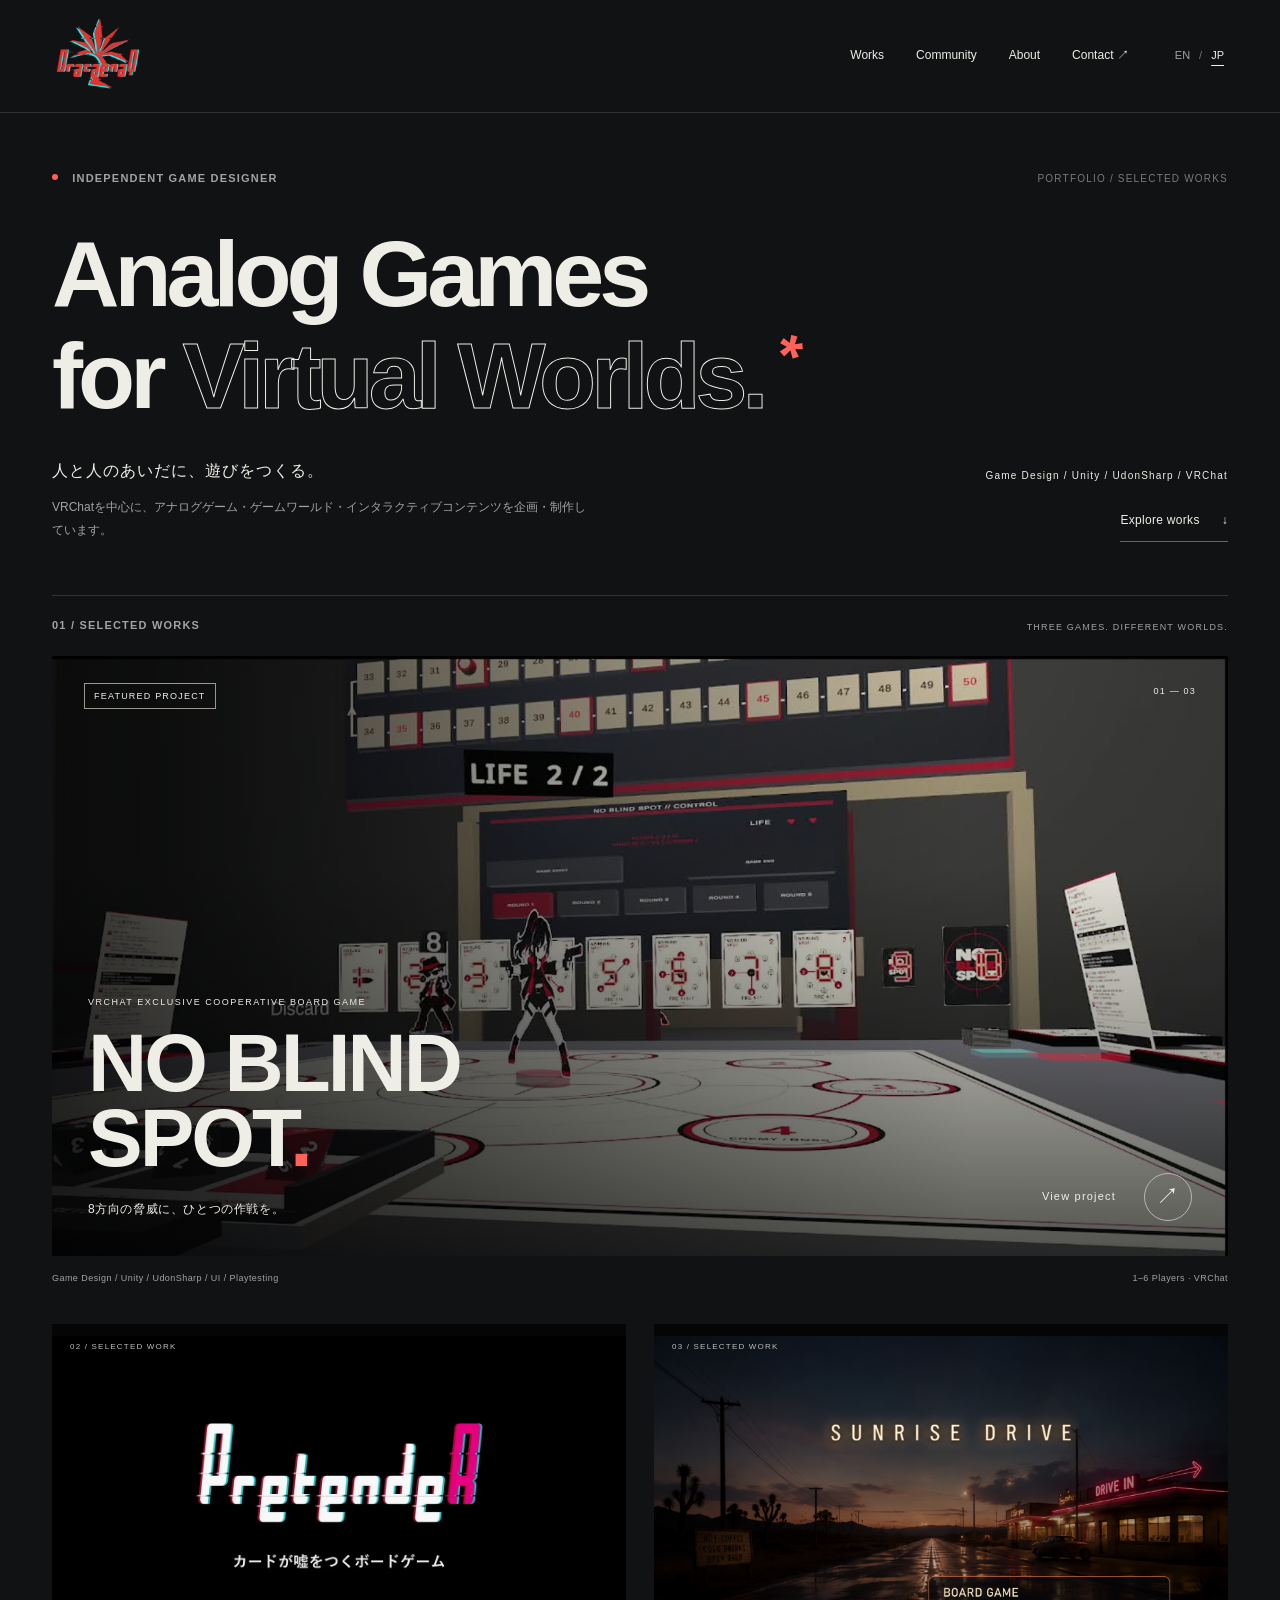
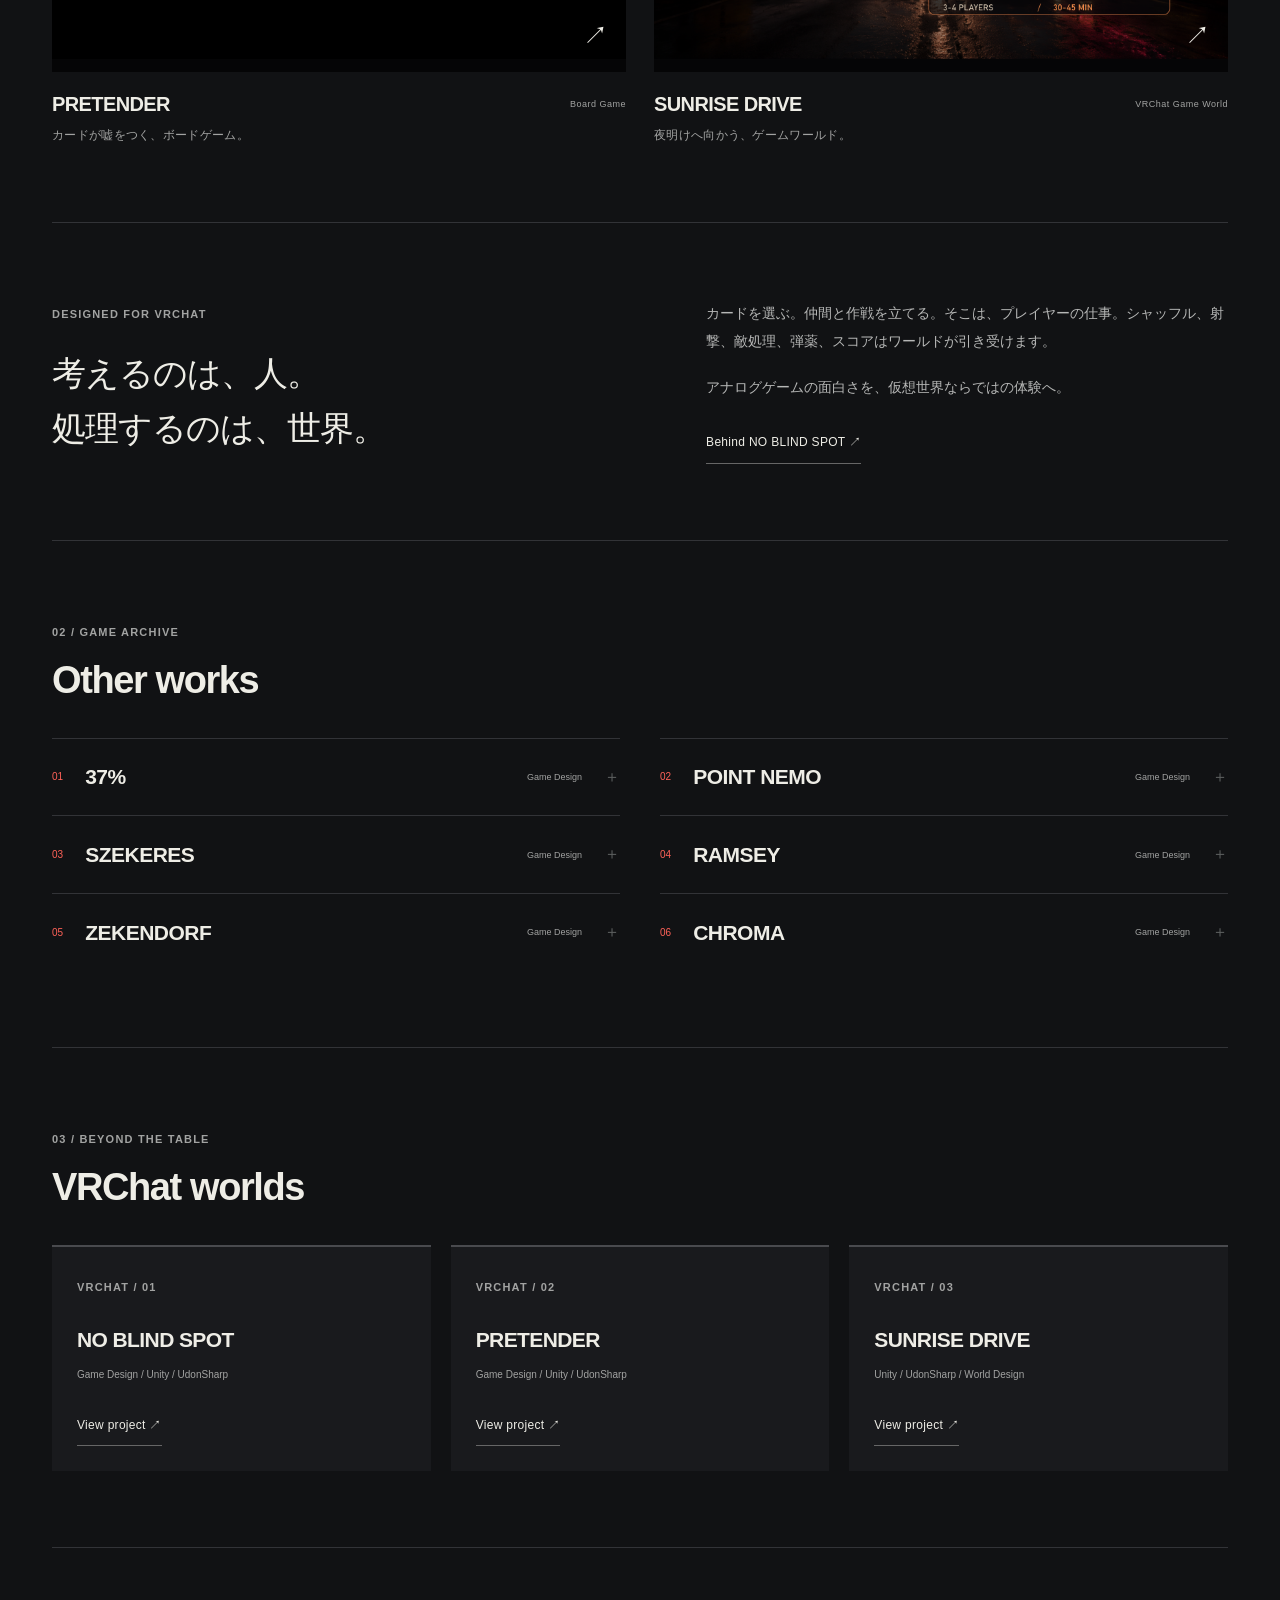
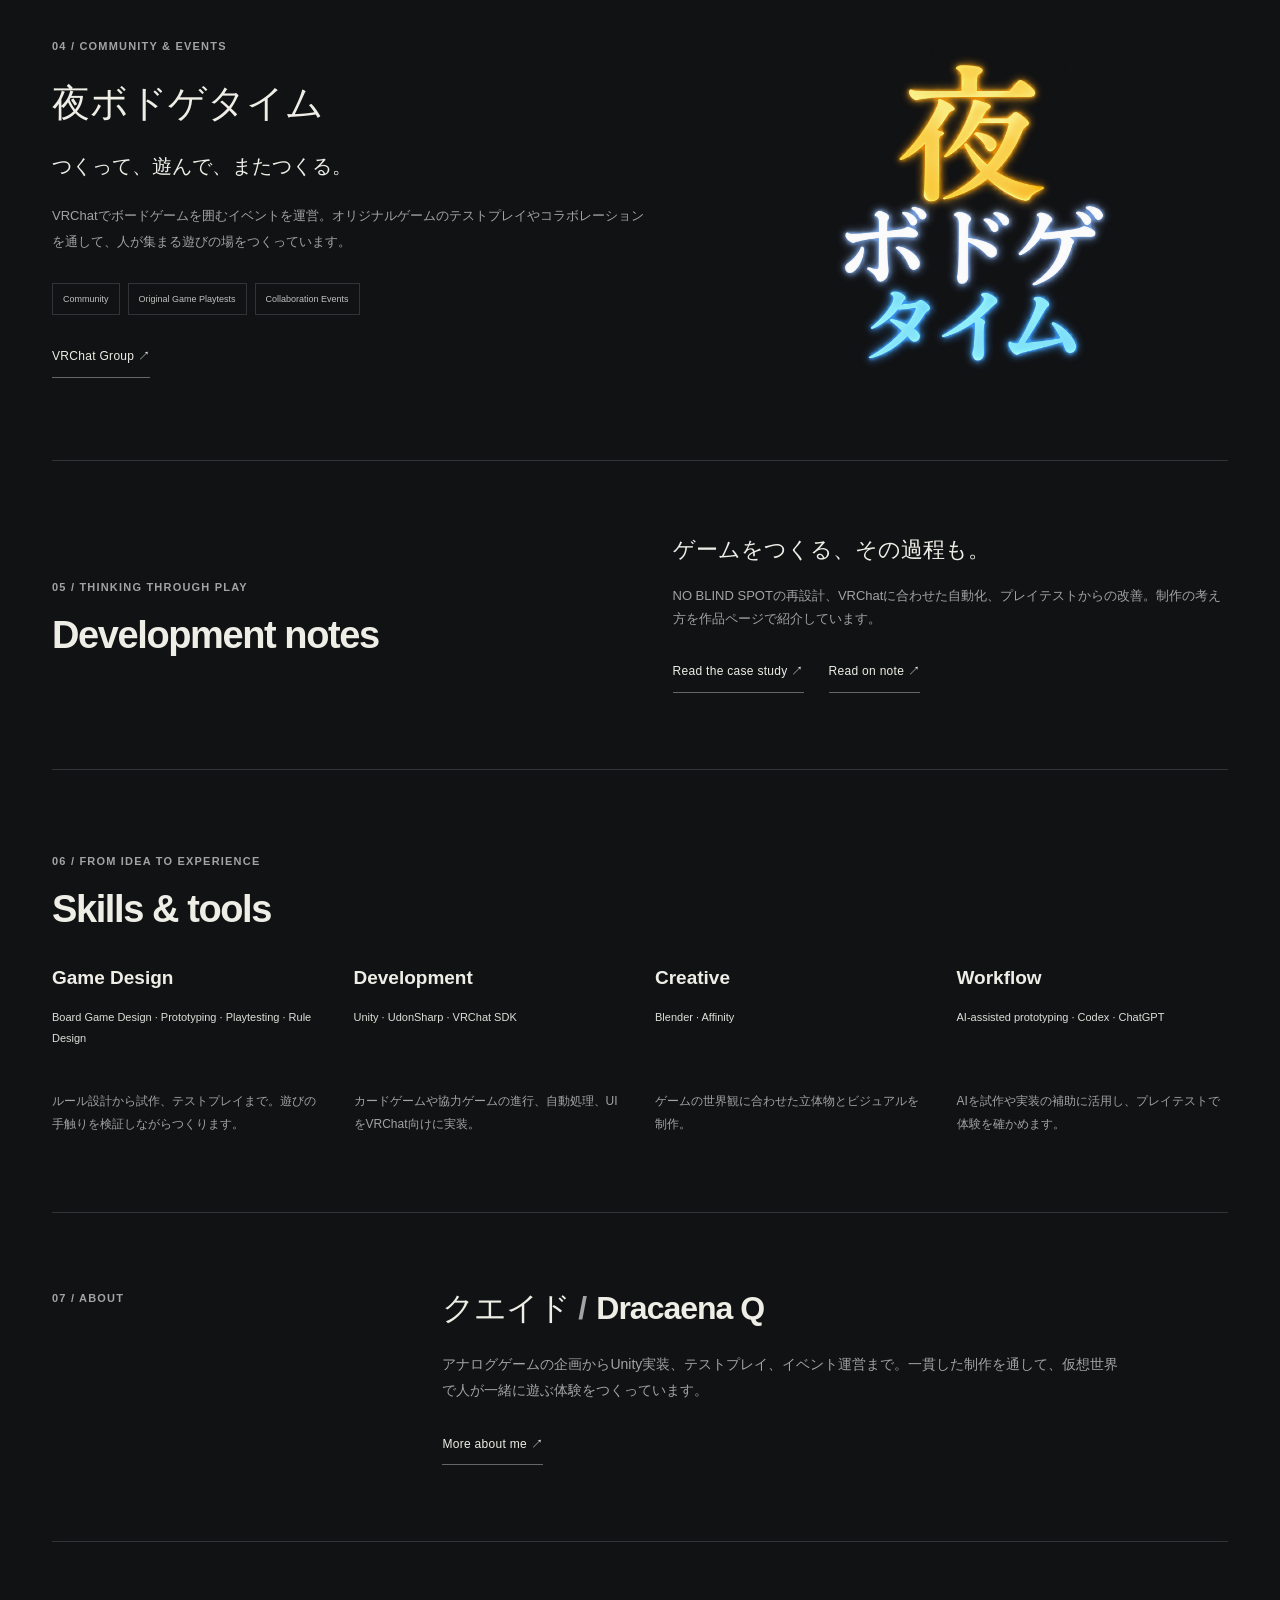
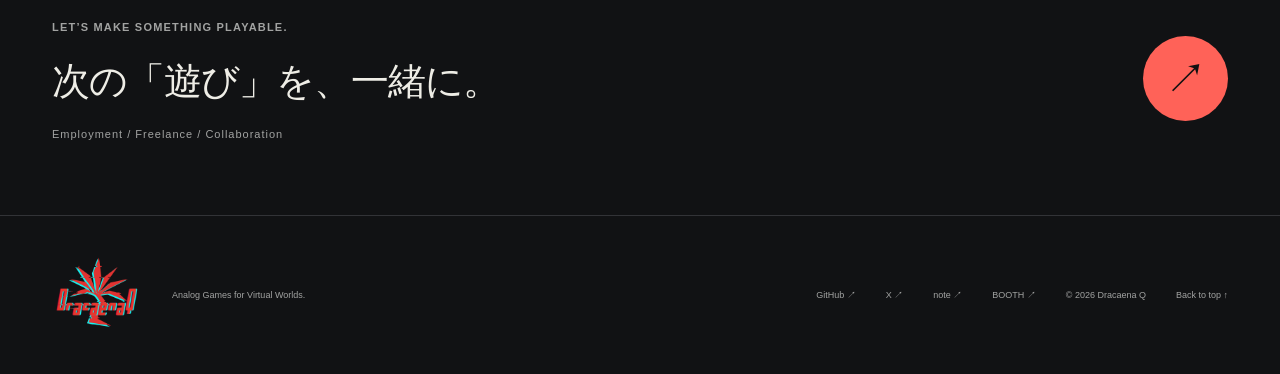
<file: index.html>
<!doctype html><html lang="ja"><head><meta charset="utf-8"><meta name="viewport" content="width=device-width,initial-scale=1"><meta name="theme-color" content="#111214"><meta name="description" content="Dracaena Q / クエイド — VRChatを中心にアナログゲーム・ゲームワールド・インタラクティブコンテンツを企画・制作。"><meta property="og:title" content="Analog Games for Virtual Worlds. | Dracaena Q"><meta property="og:description" content="Analog Games for Virtual Worlds. Game Design / Unity / UdonSharp / VRChat"><meta property="og:type" content="website"><title>Analog Games for Virtual Worlds. | Dracaena Q</title><link rel="icon" href="./assets/dracaena-q-logo.png" type="image/png"><link rel="stylesheet" href="./style.css"><script src="./app.js" defer></script></head><body><a class="skip" href="#main">Skip to content</a><header class="header"><a class="brand" href="./"><img class="brand-logo" src="./assets/dracaena-q-logo.png" alt="Dracaena Q" width="500" height="500"></a><nav aria-label="Main navigation"><a  href="./#works">Works</a><a href="./#community">Community</a><a  href="./about/">About</a><a  href="./contact/">Contact <span aria-hidden="true">↗</span></a></nav><div class="languages" aria-label="Language"><button type="button" data-language="en" aria-pressed="false">EN</button><span>/</span><button type="button" data-language="ja" aria-pressed="true">JP</button></div></header><main id="main"><section class="hero"><div class="hero-top"><span class="eyebrow"><i class="status-dot"></i> INDEPENDENT GAME DESIGNER</span><span class="edition">PORTFOLIO / SELECTED WORKS</span></div><h1>Analog Games<br>for <span class="outline">Virtual Worlds.</span><span class="accent-period">*</span></h1><div class="hero-bottom"><div><p class="hero-statement" data-ja="人と人のあいだに、遊びをつくる。" data-en="Creating play between people.">人と人のあいだに、遊びをつくる。</p><p class="hero-description" data-ja="VRChatを中心に、アナログゲーム・ゲームワールド・インタラクティブコンテンツを企画・制作しています。" data-en="I design and build analog games, game worlds and interactive experiences, with a focus on VRChat.">VRChatを中心に、アナログゲーム・ゲームワールド・インタラクティブコンテンツを企画・制作しています。</p></div><div class="hero-right"><p>Game Design / Unity / UdonSharp / VRChat</p><a href="#works" class="text-link">Explore works <span>↓</span></a></div></div></section>
 <section class="selected section" id="works"><div class="section-title compact"><span class="eyebrow">01 / SELECTED WORKS</span><span class="muted">THREE GAMES. DIFFERENT WORLDS.</span></div><a class="featured-image" href="./works/no-blind-spot/"><img src="./assets/nbs-gameplay.jpg" alt="NO BLIND SPOT — VRChatのゲーム画面" width="1600" height="900" fetchpriority="high"><div class="featured-shade"></div><div class="featured-badges"><span>FEATURED PROJECT</span><span>01 — 03</span></div><div class="featured-overlay"><div><p>VRCHAT EXCLUSIVE COOPERATIVE BOARD GAME</p><h2>NO BLIND<br>SPOT<span class="red">.</span></h2><p  data-ja="8方向の脅威に、ひとつの作戦を。" data-en="Eight directions. One shared plan.">8方向の脅威に、ひとつの作戦を。</p></div><span class="featured-cta">View project <span aria-hidden="true">↗</span></span></div></a><div class="featured-caption"><span>Game Design / Unity / UdonSharp / UI / Playtesting</span><span>1–6 Players · VRChat</span></div><div class="work-grid"><a class="work-card" href="./works/pretender/"><div class="work-image"><img src="./assets/pretender.webp" alt="PRETENDER" width="1200" height="900" loading="lazy"><span class="image-index">02 / SELECTED WORK</span><span class="card-arrow" aria-hidden="true">↗</span></div><div class="card-title"><h3>PRETENDER</h3><span>Board Game</span></div><p  data-ja="カードが嘘をつく、ボードゲーム。" data-en="A board game where the cards lie.">カードが嘘をつく、ボードゲーム。</p></a><a class="work-card" href="./works/sunrise-drive/"><div class="work-image"><img src="./assets/sunrise-drive.png" alt="SUNRISE DRIVE" width="1200" height="900" loading="lazy"><span class="image-index">03 / SELECTED WORK</span><span class="card-arrow" aria-hidden="true">↗</span></div><div class="card-title"><h3>SUNRISE DRIVE</h3><span>VRChat Game World</span></div><p  data-ja="夜明けへ向かう、ゲームワールド。" data-en="A game world on the road to dawn.">夜明けへ向かう、ゲームワールド。</p></a></div></section>
 <section class="section design-section"><div><span class="eyebrow">DESIGNED FOR VRCHAT</span><h2><span  data-ja="考えるのは、人。" data-en="People make the plan.">考えるのは、人。</span><br><span  data-ja="処理するのは、世界。" data-en="The world handles the rest.">処理するのは、世界。</span></h2></div><div><p  data-ja="カードを選ぶ。仲間と作戦を立てる。そこは、プレイヤーの仕事。シャッフル、射撃、敵処理、弾薬、スコアはワールドが引き受けます。" data-en="Choose cards. Plan with your teammates. That belongs to the players. The world takes care of shuffling, shooting, enemies, ammunition and scoring.">カードを選ぶ。仲間と作戦を立てる。そこは、プレイヤーの仕事。シャッフル、射撃、敵処理、弾薬、スコアはワールドが引き受けます。</p><p  data-ja="アナログゲームの面白さを、仮想世界ならではの体験へ。" data-en="The pleasure of analog games, made possible in a virtual world.">アナログゲームの面白さを、仮想世界ならではの体験へ。</p><a class="text-link" href="./works/no-blind-spot/">Behind NO BLIND SPOT ↗</a></div></section>
 <section class="section other-section" id="other-works"><div class="section-title"><div><span class="eyebrow">02 / GAME ARCHIVE</span><h2>Other works</h2></div></div><div class="archive-list"><div class="archive-item"><span class="archive-number">01</span><h3>37%</h3><span>Game Design</span><span class="archive-symbol" aria-hidden="true">＋</span></div><div class="archive-item"><span class="archive-number">02</span><h3>POINT NEMO</h3><span>Game Design</span><span class="archive-symbol" aria-hidden="true">＋</span></div><div class="archive-item"><span class="archive-number">03</span><h3>SZEKERES</h3><span>Game Design</span><span class="archive-symbol" aria-hidden="true">＋</span></div><div class="archive-item"><span class="archive-number">04</span><h3>RAMSEY</h3><span>Game Design</span><span class="archive-symbol" aria-hidden="true">＋</span></div><div class="archive-item"><span class="archive-number">05</span><h3>ZEKENDORF</h3><span>Game Design</span><span class="archive-symbol" aria-hidden="true">＋</span></div><div class="archive-item"><span class="archive-number">06</span><h3>CHROMA</h3><span>Game Design</span><span class="archive-symbol" aria-hidden="true">＋</span></div></div></section>
 <section class="section worlds-section" id="worlds"><div class="section-title"><div><span class="eyebrow">03 / BEYOND THE TABLE</span><h2>VRChat worlds</h2></div></div><div class="worlds-grid"><article><span class="eyebrow">VRCHAT / 01</span><h3>NO BLIND SPOT</h3><p>Game Design / Unity / UdonSharp</p><a class="text-link" href="./works/no-blind-spot/">View project ↗</a></article><article><span class="eyebrow">VRCHAT / 02</span><h3>PRETENDER</h3><p>Game Design / Unity / UdonSharp</p><a class="text-link" href="./works/pretender/">View project ↗</a></article><article><span class="eyebrow">VRCHAT / 03</span><h3>SUNRISE DRIVE</h3><p>Unity / UdonSharp / World Design</p><a class="text-link" href="./works/sunrise-drive/">View project ↗</a></article></div></section>
 <section class="section community-section" id="community"><div><span class="eyebrow">04 / COMMUNITY & EVENTS</span><h2><span  data-ja="夜ボドゲタイム" data-en="Yoru Board Game Time">夜ボドゲタイム</span></h2><p class="large-copy"><span  data-ja="つくって、遊んで、またつくる。" data-en="Make. Play. Make it better.">つくって、遊んで、またつくる。</span></p><p  data-ja="VRChatでボードゲームを囲むイベントを運営。オリジナルゲームのテストプレイやコラボレーションを通して、人が集まる遊びの場をつくっています。" data-en="I host board game events in VRChat, bringing people together through original game playtests and collaborations.">VRChatでボードゲームを囲むイベントを運営。オリジナルゲームのテストプレイやコラボレーションを通して、人が集まる遊びの場をつくっています。</p><div class="community-tags"><span>Community</span><span>Original Game Playtests</span><span>Collaboration Events</span></div><a class="text-link" href="https://vrc.group/DRA.5743" target="_blank" rel="noopener noreferrer">VRChat Group ↗</a></div><a class="community-logo" href="https://vrc.group/DRA.5743" target="_blank" rel="noopener noreferrer"><img src="./assets/yoru-boardgame-logo.png" alt="夜ボドゲタイム — VRChatグループ" width="1280" height="1280" loading="lazy"></a></section>
 <section class="section notes-section"><div class="section-title"><div><span class="eyebrow">05 / THINKING THROUGH PLAY</span><h2>Development notes</h2></div></div><div class="notes-copy"><h3  data-ja="ゲームをつくる、その過程も。" data-en="The process behind the games.">ゲームをつくる、その過程も。</h3><p  data-ja="NO BLIND SPOTの再設計、VRChatに合わせた自動化、プレイテストからの改善。制作の考え方を作品ページで紹介しています。" data-en="Explore the redesign of NO BLIND SPOT, automation for VRChat and improvements through playtesting in the project case study.">NO BLIND SPOTの再設計、VRChatに合わせた自動化、プレイテストからの改善。制作の考え方を作品ページで紹介しています。</p><a class="text-link" href="./works/no-blind-spot/#process">Read the case study ↗</a><a class="text-link" href="https://note.com/quaid698696" target="_blank" rel="noopener noreferrer">Read on note ↗</a></div></section>
 <section class="section"><div class="section-title"><div><span class="eyebrow">06 / FROM IDEA TO EXPERIENCE</span><h2>Skills & tools</h2></div></div><div class="skills-grid"><article><h3>Game Design</h3><p class="skill-tools">Board Game Design · Prototyping · Playtesting · Rule Design</p><p  data-ja="ルール設計から試作、テストプレイまで。遊びの手触りを検証しながらつくります。" data-en="From rules and prototypes to playtesting, refining how the game feels.">ルール設計から試作、テストプレイまで。遊びの手触りを検証しながらつくります。</p></article><article><h3>Development</h3><p class="skill-tools">Unity · UdonSharp · VRChat SDK</p><p  data-ja="カードゲームや協力ゲームの進行、自動処理、UIをVRChat向けに実装。" data-en="Implementing card games, cooperative systems, automated game flow and UI for VRChat.">カードゲームや協力ゲームの進行、自動処理、UIをVRChat向けに実装。</p></article><article><h3>Creative</h3><p class="skill-tools">Blender · Affinity</p><p  data-ja="ゲームの世界観に合わせた立体物とビジュアルを制作。" data-en="Creating 3D objects and visuals that support each game’s identity.">ゲームの世界観に合わせた立体物とビジュアルを制作。</p></article><article><h3>Workflow</h3><p class="skill-tools">AI-assisted prototyping · Codex · ChatGPT</p><p  data-ja="AIを試作や実装の補助に活用し、プレイテストで体験を確かめます。" data-en="Using AI to support prototyping and implementation, with playtests to validate the experience.">AIを試作や実装の補助に活用し、プレイテストで体験を確かめます。</p></article></div></section>
 <section class="section about-preview"><span class="eyebrow">07 / ABOUT</span><div><h2>クエイド <span class="muted">/</span> Dracaena Q</h2><p  data-ja="アナログゲームの企画からUnity実装、テストプレイ、イベント運営まで。一貫した制作を通して、仮想世界で人が一緒に遊ぶ体験をつくっています。" data-en="From analog game concepts and Unity implementation to playtesting and community events, I create experiences for people to play together in virtual worlds.">アナログゲームの企画からUnity実装、テストプレイ、イベント運営まで。一貫した制作を通して、仮想世界で人が一緒に遊ぶ体験をつくっています。</p><a class="text-link" href="./about/">More about me ↗</a></div></section><section class="contact-band"><div><span class="eyebrow">LET’S MAKE SOMETHING PLAYABLE.</span><h2><span  data-ja="次の「遊び」を、一緒に。" data-en="Let’s create the next game.">次の「遊び」を、一緒に。</span></h2><p>Employment / Freelance / Collaboration</p></div><a class="round-link" href="./contact/" aria-label="Contact">↗</a></section></main><footer><a class="brand" href="./"><img class="brand-logo" src="./assets/dracaena-q-logo.png" alt="Dracaena Q" width="500" height="500"></a><p>Analog Games for Virtual Worlds.</p><a href="https://github.com/quaid1124-tech" target="_blank" rel="noopener noreferrer">GitHub ↗</a><a href="https://x.com/QuaidV54636" target="_blank" rel="noopener noreferrer">X ↗</a><a href="https://note.com/quaid698696" target="_blank" rel="noopener noreferrer">note ↗</a><a href="https://quaid.booth.pm/" target="_blank" rel="noopener noreferrer">BOOTH ↗</a><small>© 2026 Dracaena Q</small><a href="#main" class="to-top">Back to top ↑</a></footer></body></html>
</file>
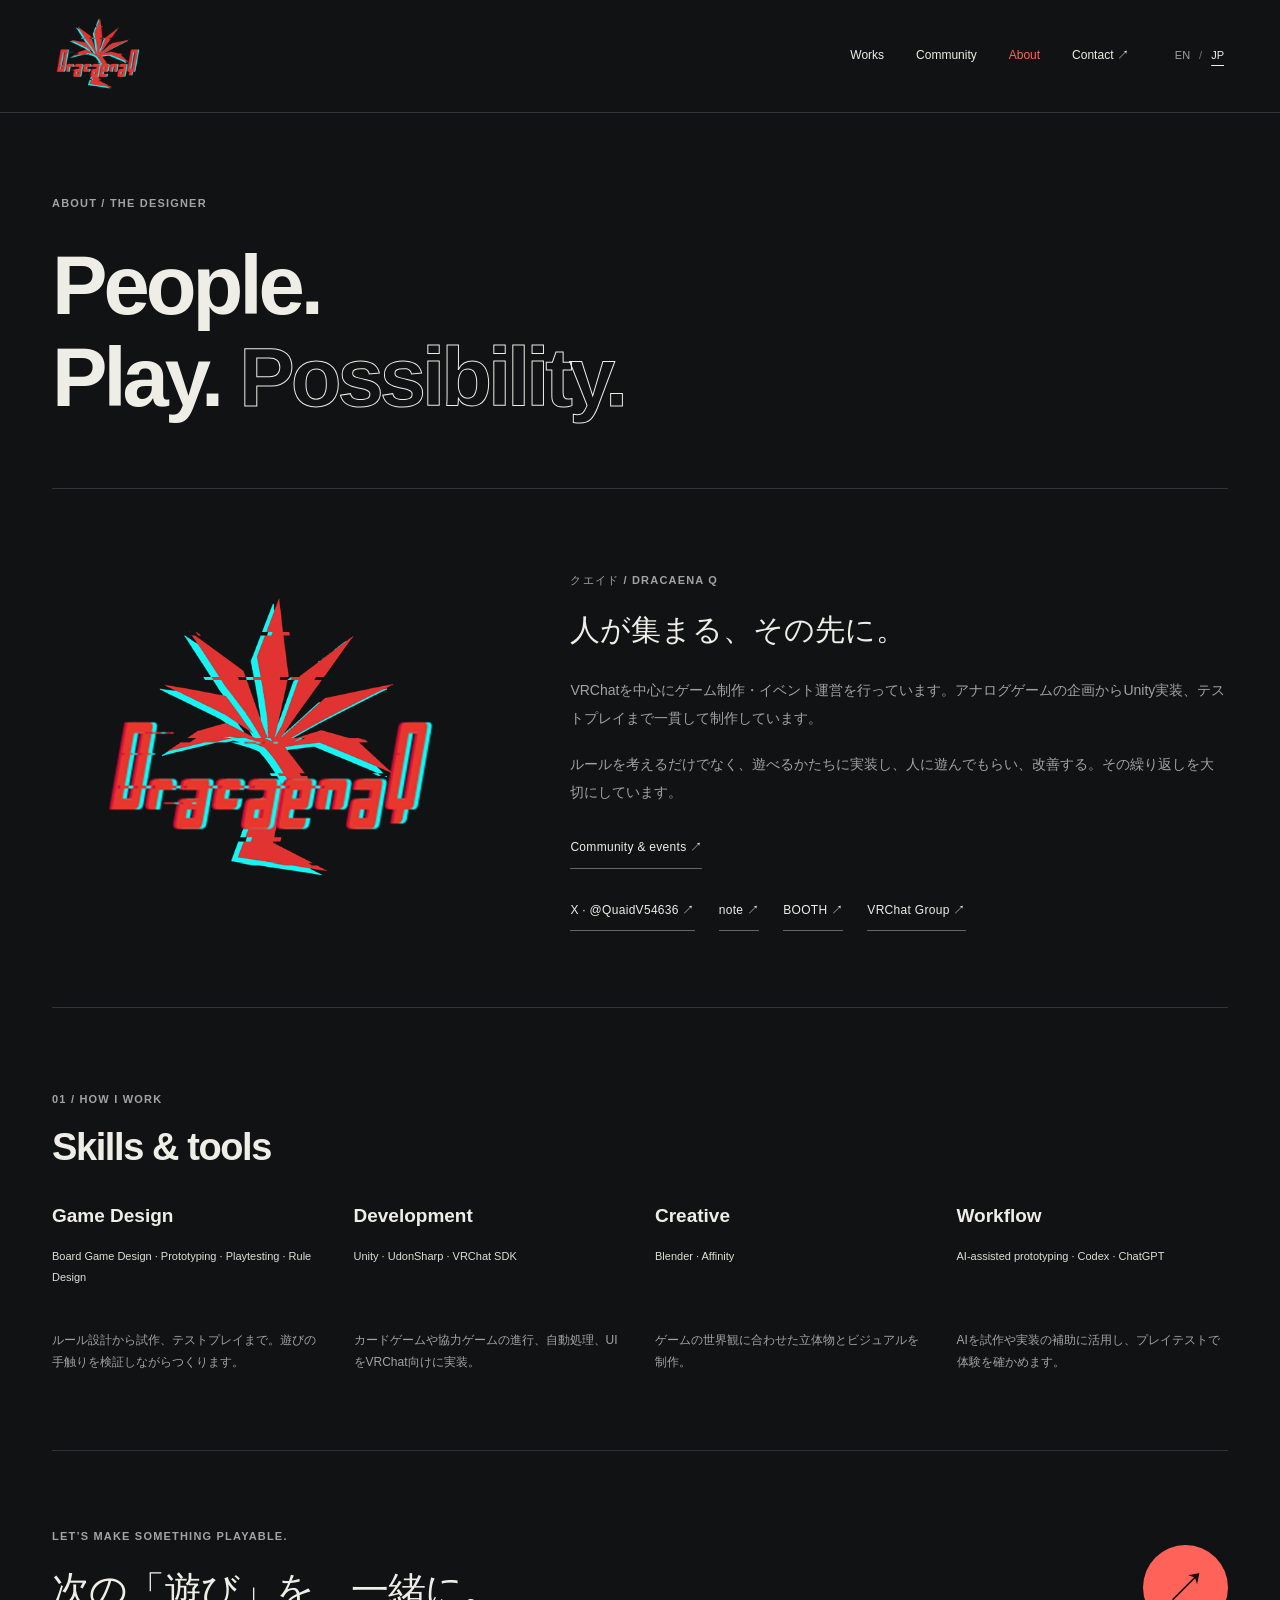
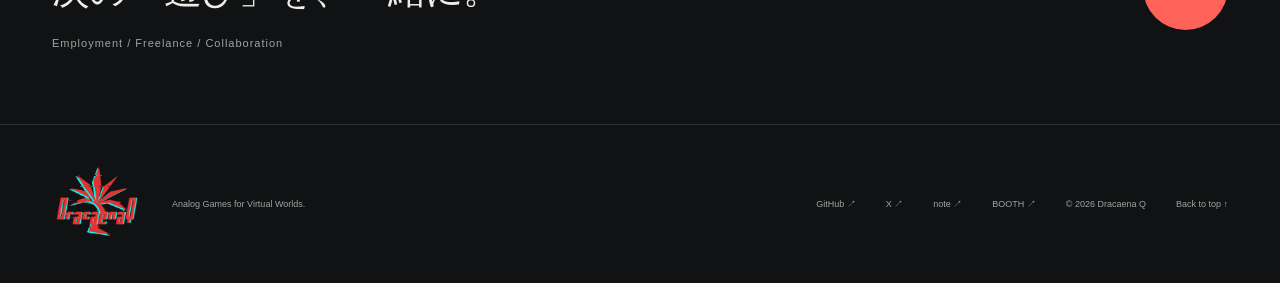
<file: about/index.html>
<!doctype html><html lang="ja"><head><meta charset="utf-8"><meta name="viewport" content="width=device-width,initial-scale=1"><meta name="theme-color" content="#111214"><meta name="description" content="Dracaena Q / クエイド — VRChatを中心にアナログゲーム・ゲームワールド・インタラクティブコンテンツを企画・制作。"><meta property="og:title" content="About | Dracaena Q"><meta property="og:description" content="Analog Games for Virtual Worlds. Game Design / Unity / UdonSharp / VRChat"><meta property="og:type" content="website"><title>About | Dracaena Q</title><link rel="icon" href="../assets/dracaena-q-logo.png" type="image/png"><link rel="stylesheet" href="../style.css"><script src="../app.js" defer></script></head><body><a class="skip" href="#main">Skip to content</a><header class="header"><a class="brand" href="../"><img class="brand-logo" src="../assets/dracaena-q-logo.png" alt="Dracaena Q" width="500" height="500"></a><nav aria-label="Main navigation"><a  href="../#works">Works</a><a href="../#community">Community</a><a aria-current="page" href="../about/">About</a><a  href="../contact/">Contact <span aria-hidden="true">↗</span></a></nav><div class="languages" aria-label="Language"><button type="button" data-language="en" aria-pressed="false">EN</button><span>/</span><button type="button" data-language="ja" aria-pressed="true">JP</button></div></header><main id="main"><section class="page-heading"><span class="eyebrow">ABOUT / THE DESIGNER</span><h1>People.<br>Play. <span class="outline">Possibility.</span></h1></section><section class="section about-body"><div class="identity-mark"><img src="../assets/dracaena-q-logo.png" alt="Dracaena Q サークルロゴ" width="500" height="500"></div><div><span class="eyebrow">クエイド / DRACAENA Q</span><h2><span  data-ja="人が集まる、その先に。" data-en="Where people meet, play begins.">人が集まる、その先に。</span></h2><p  data-ja="VRChatを中心にゲーム制作・イベント運営を行っています。アナログゲームの企画からUnity実装、テストプレイまで一貫して制作しています。" data-en="I create games and run community events with a focus on VRChat, taking projects from analog game concepts through Unity implementation and playtesting.">VRChatを中心にゲーム制作・イベント運営を行っています。アナログゲームの企画からUnity実装、テストプレイまで一貫して制作しています。</p><p  data-ja="ルールを考えるだけでなく、遊べるかたちに実装し、人に遊んでもらい、改善する。その繰り返しを大切にしています。" data-en="I value the cycle of designing rules, making them playable, inviting people to play and improving the experience.">ルールを考えるだけでなく、遊べるかたちに実装し、人に遊んでもらい、改善する。その繰り返しを大切にしています。</p><a class="text-link" href="../#community">Community & events ↗</a><div class="profile-links"><a class="text-link" href="https://x.com/QuaidV54636" target="_blank" rel="noopener noreferrer">X · @QuaidV54636 ↗</a><a class="text-link" href="https://note.com/quaid698696" target="_blank" rel="noopener noreferrer">note ↗</a><a class="text-link" href="https://quaid.booth.pm/" target="_blank" rel="noopener noreferrer">BOOTH ↗</a><a class="text-link" href="https://vrc.group/DRA.5743" target="_blank" rel="noopener noreferrer">VRChat Group ↗</a></div></div></section><section class="section"><div class="section-title"><div><span class="eyebrow">01 / HOW I WORK</span><h2>Skills & tools</h2></div></div><div class="skills-grid"><article><h3>Game Design</h3><p class="skill-tools">Board Game Design · Prototyping · Playtesting · Rule Design</p><p  data-ja="ルール設計から試作、テストプレイまで。遊びの手触りを検証しながらつくります。" data-en="From rules and prototypes to playtesting, refining how the game feels.">ルール設計から試作、テストプレイまで。遊びの手触りを検証しながらつくります。</p></article><article><h3>Development</h3><p class="skill-tools">Unity · UdonSharp · VRChat SDK</p><p  data-ja="カードゲームや協力ゲームの進行、自動処理、UIをVRChat向けに実装。" data-en="Implementing card games, cooperative systems, automated game flow and UI for VRChat.">カードゲームや協力ゲームの進行、自動処理、UIをVRChat向けに実装。</p></article><article><h3>Creative</h3><p class="skill-tools">Blender · Affinity</p><p  data-ja="ゲームの世界観に合わせた立体物とビジュアルを制作。" data-en="Creating 3D objects and visuals that support each game’s identity.">ゲームの世界観に合わせた立体物とビジュアルを制作。</p></article><article><h3>Workflow</h3><p class="skill-tools">AI-assisted prototyping · Codex · ChatGPT</p><p  data-ja="AIを試作や実装の補助に活用し、プレイテストで体験を確かめます。" data-en="Using AI to support prototyping and implementation, with playtests to validate the experience.">AIを試作や実装の補助に活用し、プレイテストで体験を確かめます。</p></article></div></section><section class="contact-band"><div><span class="eyebrow">LET’S MAKE SOMETHING PLAYABLE.</span><h2><span  data-ja="次の「遊び」を、一緒に。" data-en="Let’s create the next game.">次の「遊び」を、一緒に。</span></h2><p>Employment / Freelance / Collaboration</p></div><a class="round-link" href="../contact/" aria-label="Contact">↗</a></section></main><footer><a class="brand" href="../"><img class="brand-logo" src="../assets/dracaena-q-logo.png" alt="Dracaena Q" width="500" height="500"></a><p>Analog Games for Virtual Worlds.</p><a href="https://github.com/quaid1124-tech" target="_blank" rel="noopener noreferrer">GitHub ↗</a><a href="https://x.com/QuaidV54636" target="_blank" rel="noopener noreferrer">X ↗</a><a href="https://note.com/quaid698696" target="_blank" rel="noopener noreferrer">note ↗</a><a href="https://quaid.booth.pm/" target="_blank" rel="noopener noreferrer">BOOTH ↗</a><small>© 2026 Dracaena Q</small><a href="#main" class="to-top">Back to top ↑</a></footer></body></html>
</file>
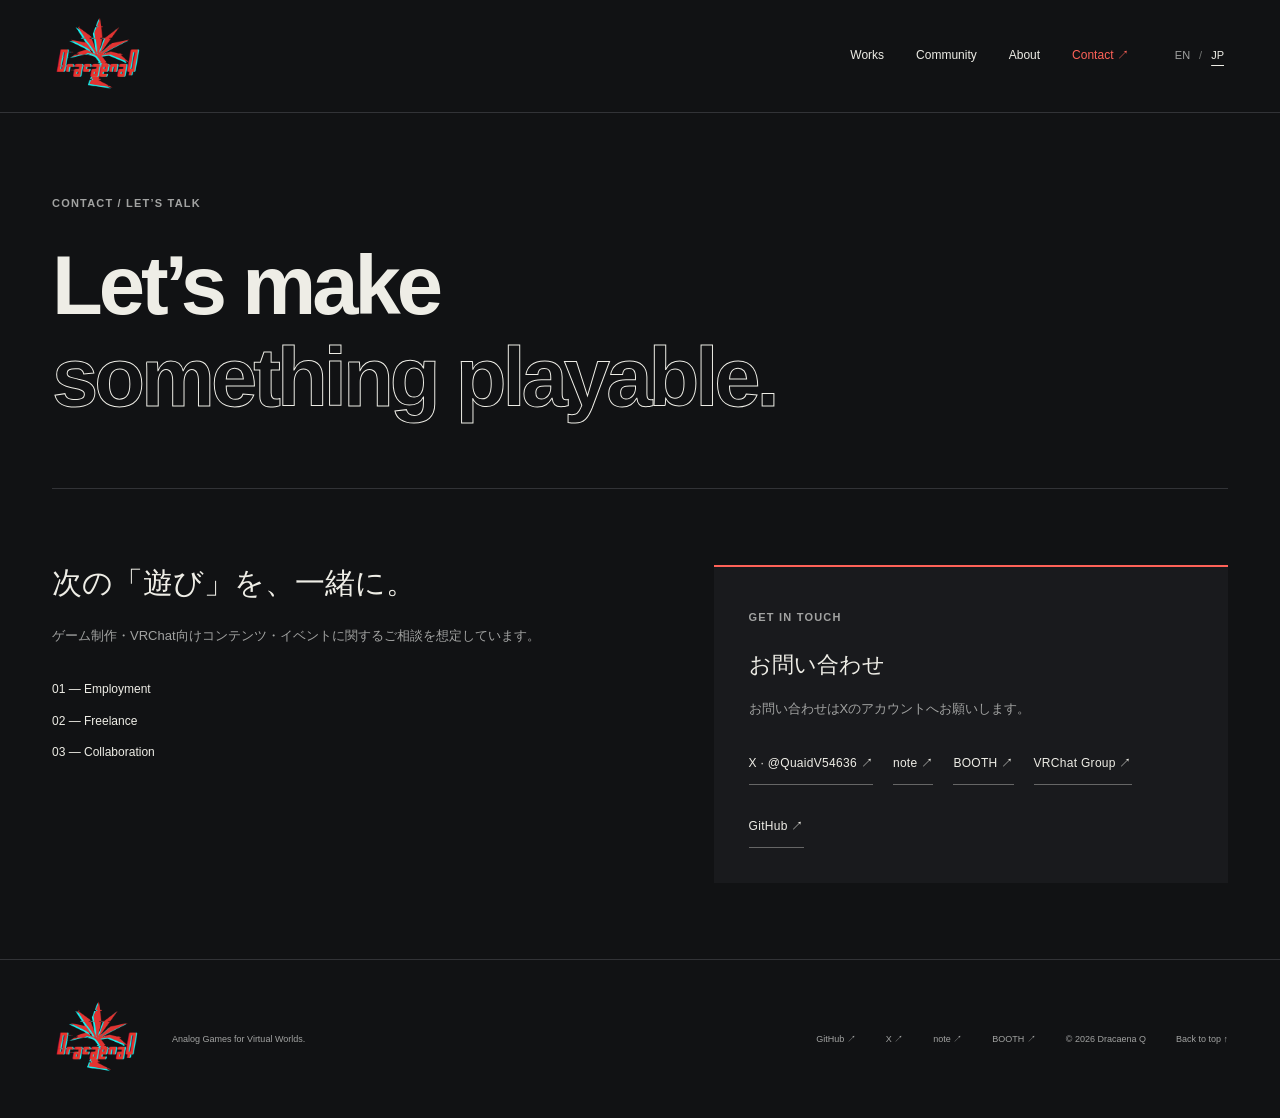
<file: contact/index.html>
<!doctype html><html lang="ja"><head><meta charset="utf-8"><meta name="viewport" content="width=device-width,initial-scale=1"><meta name="theme-color" content="#111214"><meta name="description" content="Dracaena Q / クエイド — VRChatを中心にアナログゲーム・ゲームワールド・インタラクティブコンテンツを企画・制作。"><meta property="og:title" content="Contact | Dracaena Q"><meta property="og:description" content="Analog Games for Virtual Worlds. Game Design / Unity / UdonSharp / VRChat"><meta property="og:type" content="website"><title>Contact | Dracaena Q</title><link rel="icon" href="../assets/dracaena-q-logo.png" type="image/png"><link rel="stylesheet" href="../style.css"><script src="../app.js" defer></script></head><body><a class="skip" href="#main">Skip to content</a><header class="header"><a class="brand" href="../"><img class="brand-logo" src="../assets/dracaena-q-logo.png" alt="Dracaena Q" width="500" height="500"></a><nav aria-label="Main navigation"><a  href="../#works">Works</a><a href="../#community">Community</a><a  href="../about/">About</a><a aria-current="page" href="../contact/">Contact <span aria-hidden="true">↗</span></a></nav><div class="languages" aria-label="Language"><button type="button" data-language="en" aria-pressed="false">EN</button><span>/</span><button type="button" data-language="ja" aria-pressed="true">JP</button></div></header><main id="main"><section class="page-heading"><span class="eyebrow">CONTACT / LET’S TALK</span><h1>Let’s make<br><span class="outline">something playable.</span></h1></section><section class="section contact-page"><div><h2><span  data-ja="次の「遊び」を、一緒に。" data-en="Let’s create the next game.">次の「遊び」を、一緒に。</span></h2><p  data-ja="ゲーム制作・VRChat向けコンテンツ・イベントに関するご相談を想定しています。" data-en="For conversations about game development, VRChat content and community events.">ゲーム制作・VRChat向けコンテンツ・イベントに関するご相談を想定しています。</p><div class="contact-options"><span>01 — Employment</span><span>02 — Freelance</span><span>03 — Collaboration</span></div></div><div class="contact-panel"><span class="eyebrow">GET IN TOUCH</span><h3><span  data-ja="お問い合わせ" data-en="Contact">お問い合わせ</span></h3><p  data-ja="お問い合わせはXのアカウントへお願いします。" data-en="Please contact me on X.">お問い合わせはXのアカウントへお願いします。</p><a class="text-link" href="https://x.com/QuaidV54636" target="_blank" rel="noopener noreferrer">X · @QuaidV54636 ↗</a><a class="text-link" href="https://note.com/quaid698696" target="_blank" rel="noopener noreferrer">note ↗</a><a class="text-link" href="https://quaid.booth.pm/" target="_blank" rel="noopener noreferrer">BOOTH ↗</a><a class="text-link" href="https://vrc.group/DRA.5743" target="_blank" rel="noopener noreferrer">VRChat Group ↗</a><a class="text-link" href="https://github.com/quaid1124-tech" target="_blank" rel="noopener noreferrer">GitHub ↗</a></div></section></main><footer><a class="brand" href="../"><img class="brand-logo" src="../assets/dracaena-q-logo.png" alt="Dracaena Q" width="500" height="500"></a><p>Analog Games for Virtual Worlds.</p><a href="https://github.com/quaid1124-tech" target="_blank" rel="noopener noreferrer">GitHub ↗</a><a href="https://x.com/QuaidV54636" target="_blank" rel="noopener noreferrer">X ↗</a><a href="https://note.com/quaid698696" target="_blank" rel="noopener noreferrer">note ↗</a><a href="https://quaid.booth.pm/" target="_blank" rel="noopener noreferrer">BOOTH ↗</a><small>© 2026 Dracaena Q</small><a href="#main" class="to-top">Back to top ↑</a></footer></body></html>
</file>
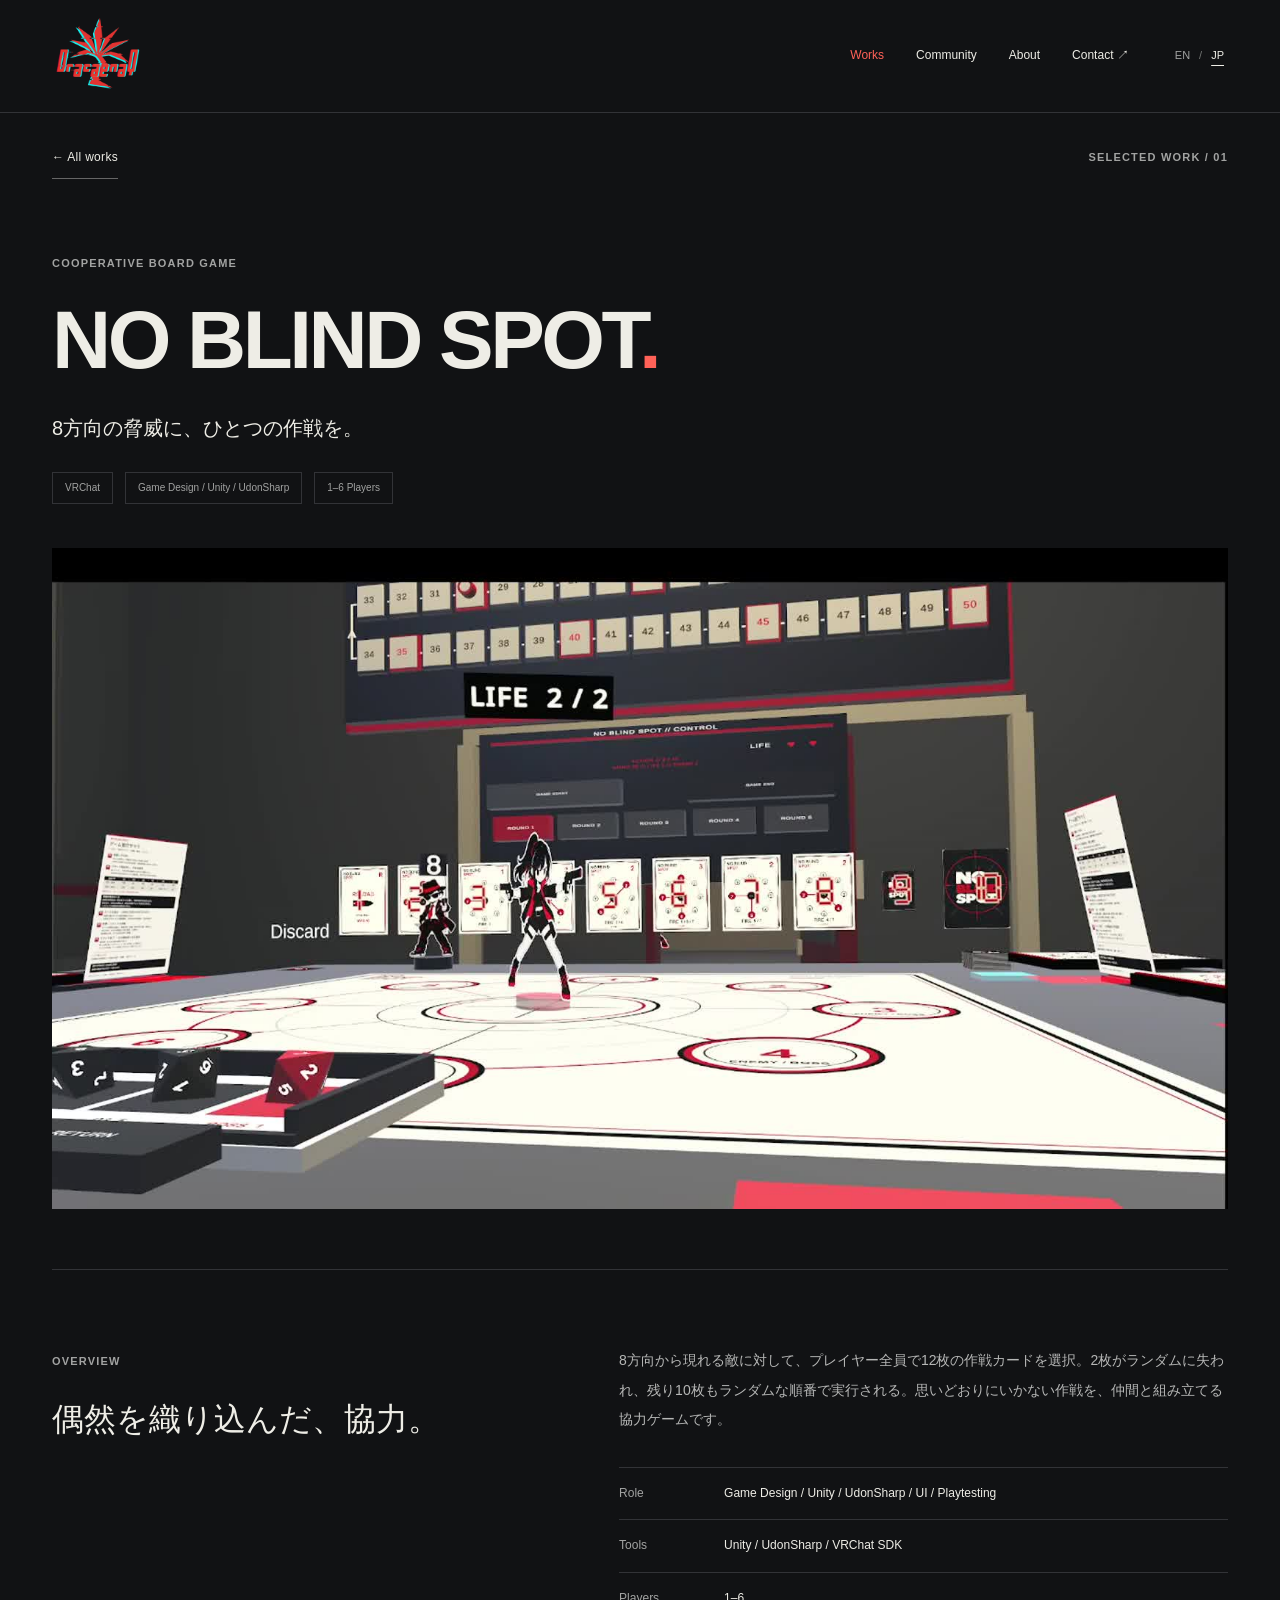
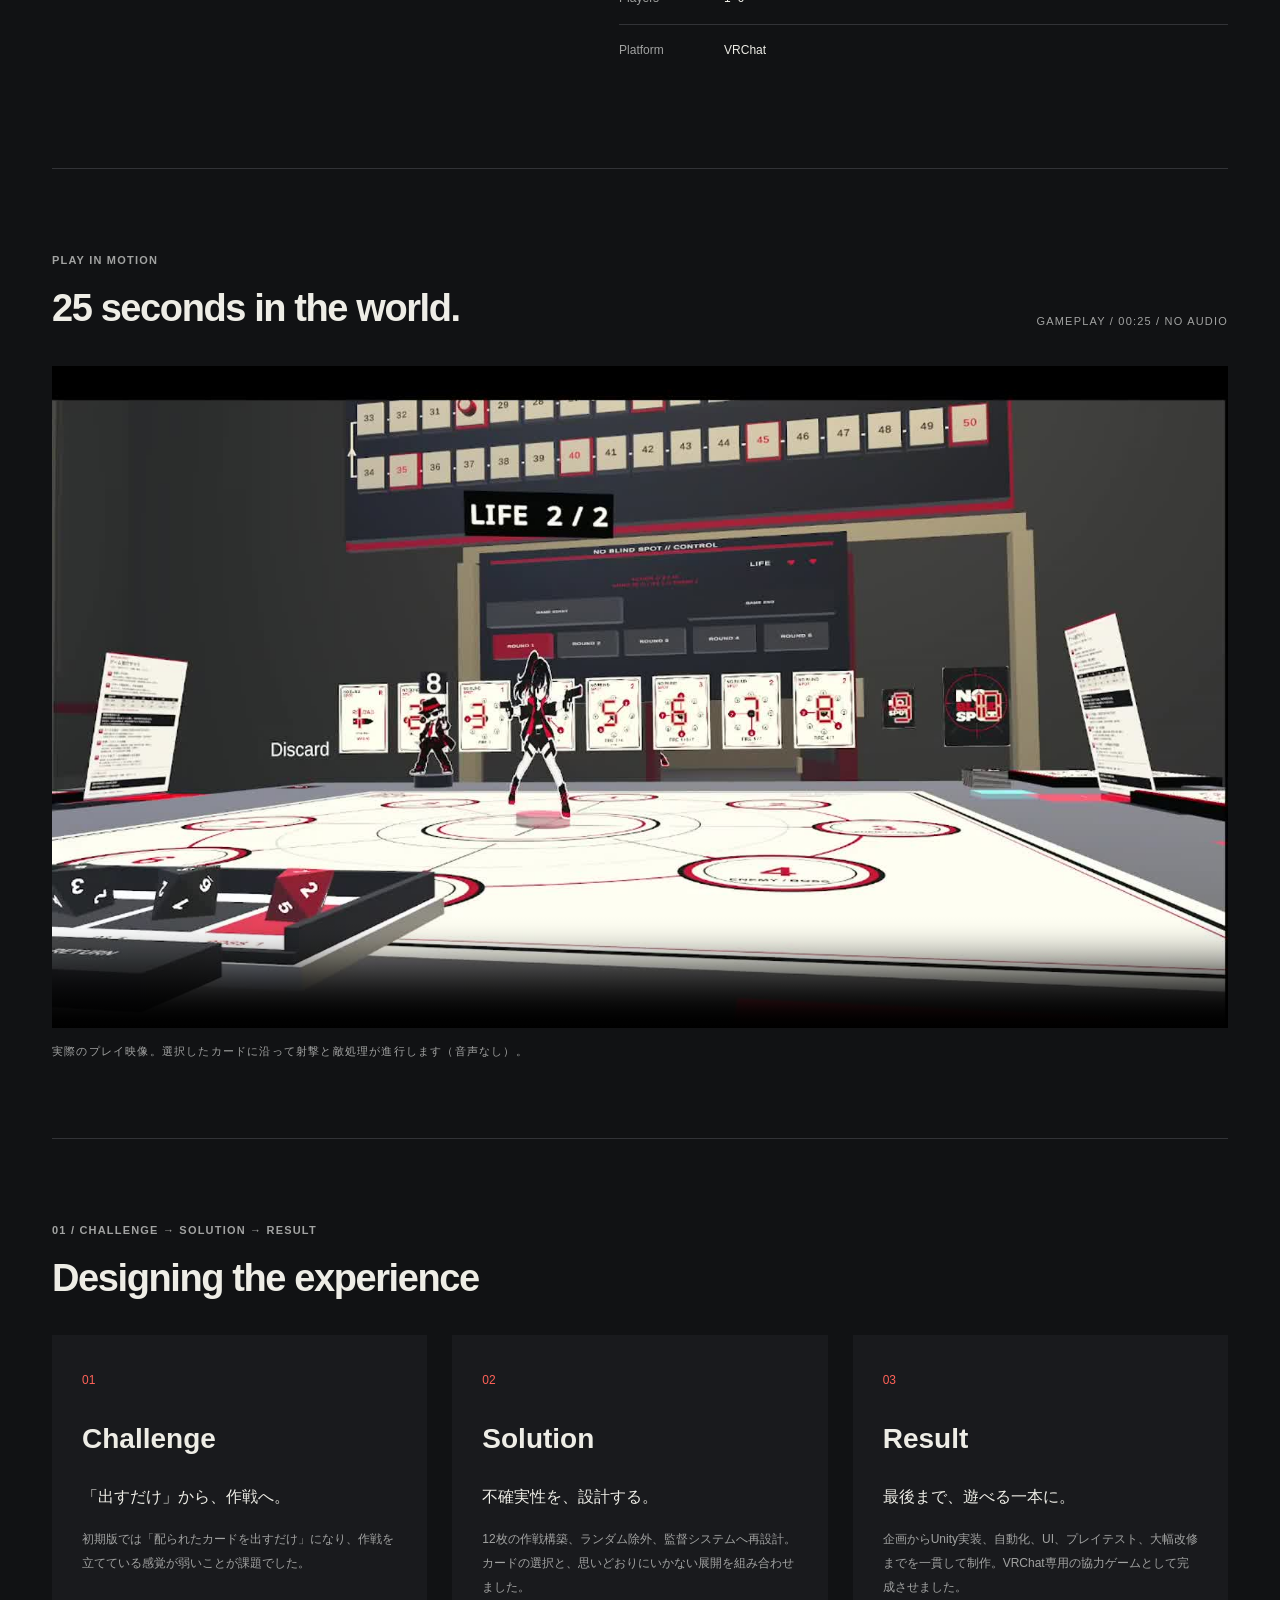
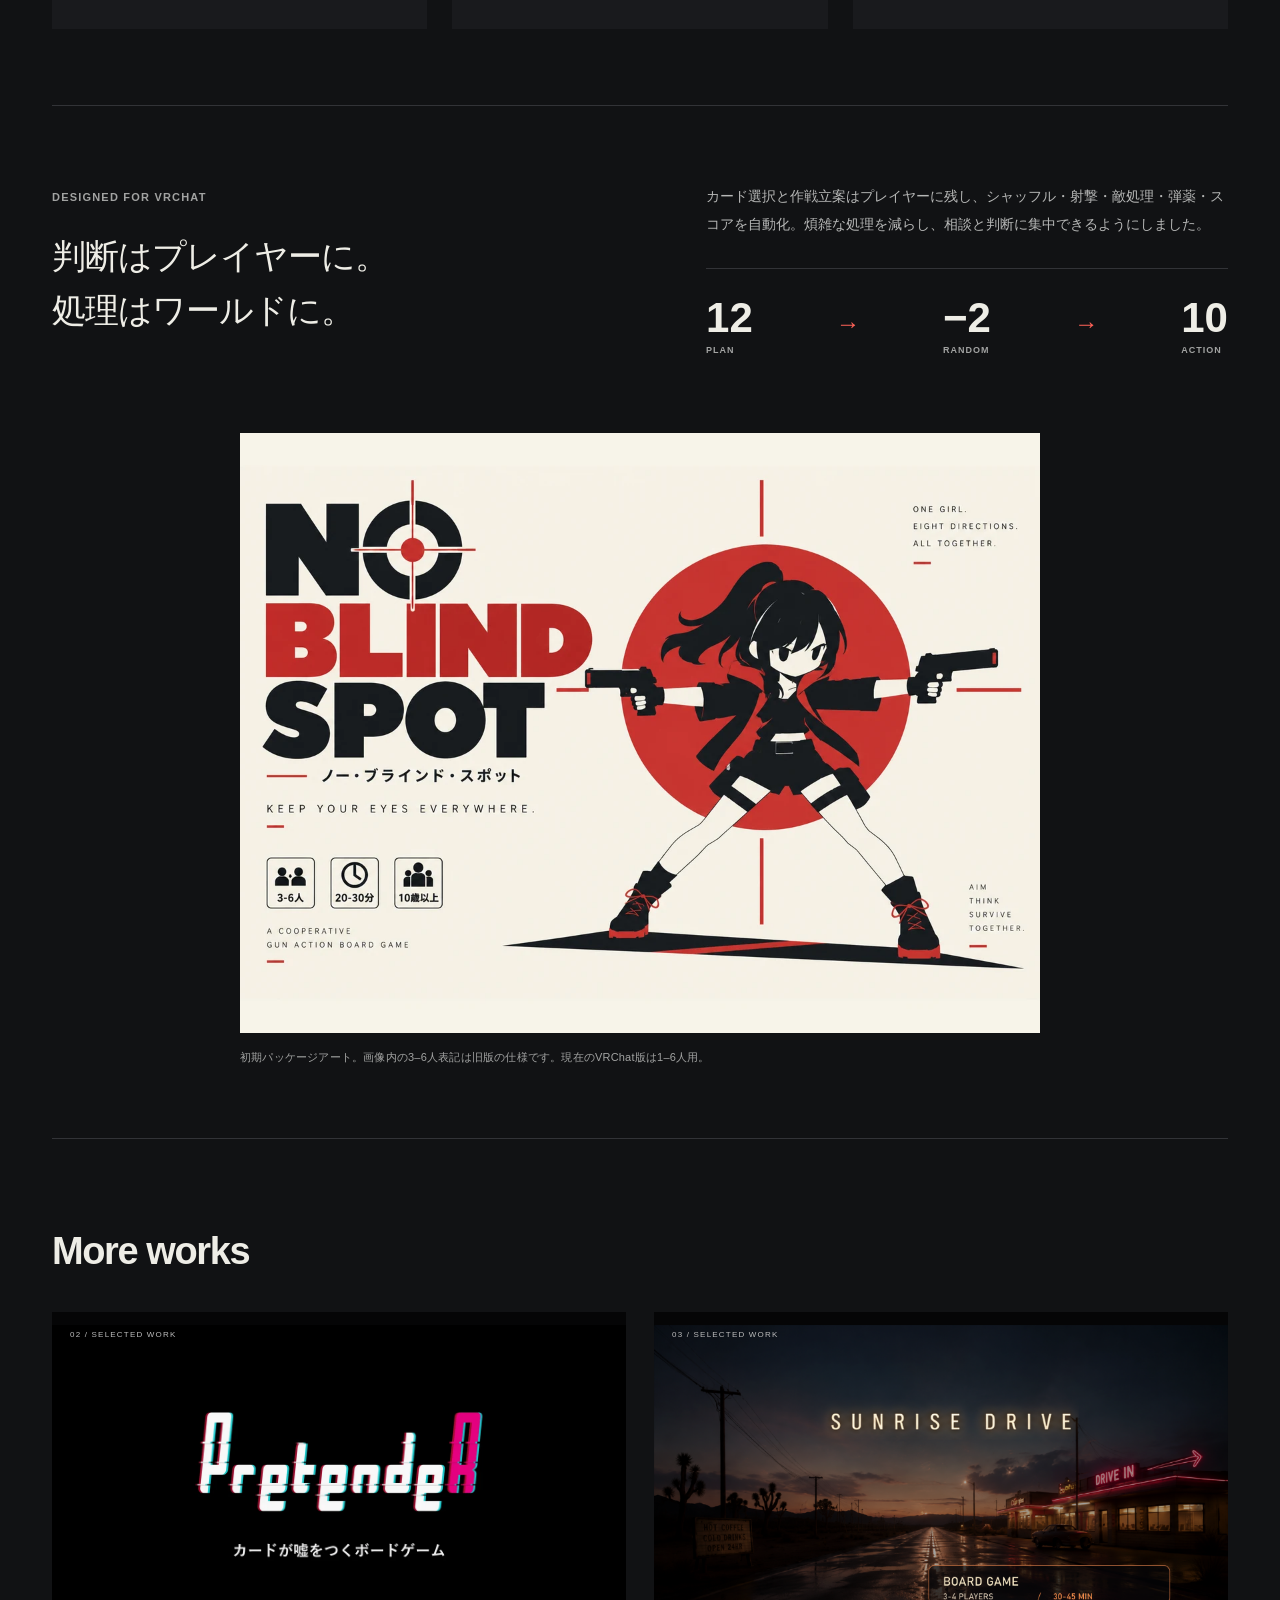
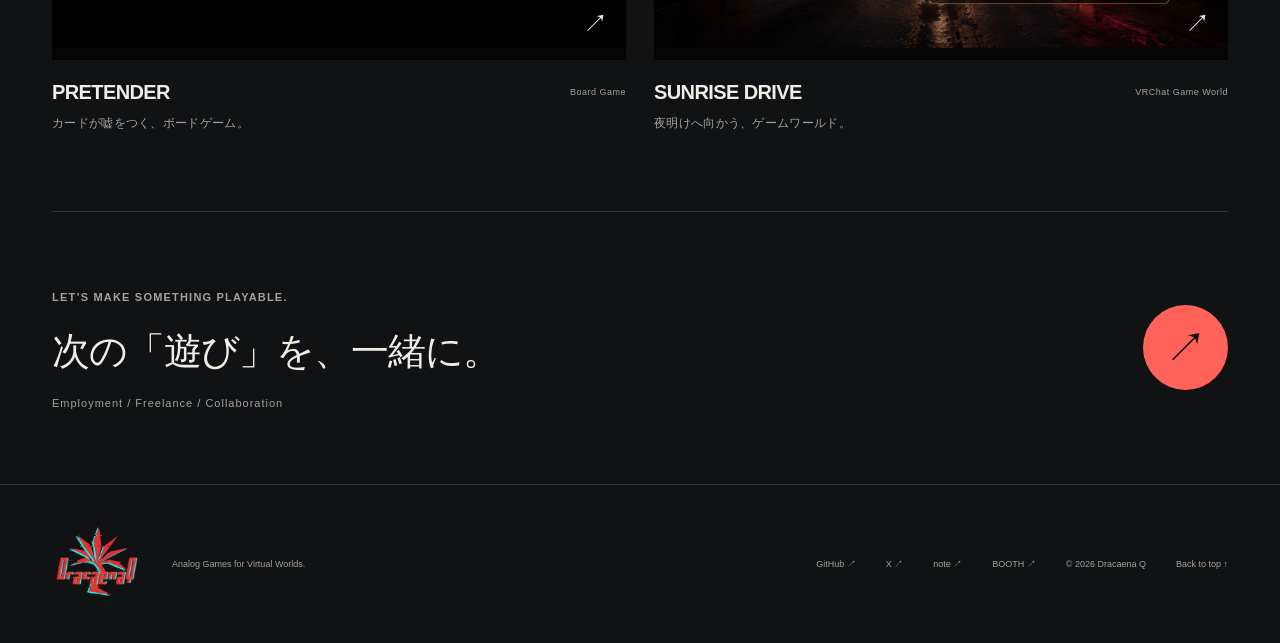
<file: works/no-blind-spot/index.html>
<!doctype html><html lang="ja"><head><meta charset="utf-8"><meta name="viewport" content="width=device-width,initial-scale=1"><meta name="theme-color" content="#111214"><meta name="description" content="Dracaena Q / クエイド — VRChatを中心にアナログゲーム・ゲームワールド・インタラクティブコンテンツを企画・制作。"><meta property="og:title" content="NO BLIND SPOT | Dracaena Q"><meta property="og:description" content="Analog Games for Virtual Worlds. Game Design / Unity / UdonSharp / VRChat"><meta property="og:type" content="website"><title>NO BLIND SPOT | Dracaena Q</title><link rel="icon" href="../../assets/dracaena-q-logo.png" type="image/png"><link rel="stylesheet" href="../../style.css"><script src="../../app.js" defer></script></head><body><a class="skip" href="#main">Skip to content</a><header class="header"><a class="brand" href="../../"><img class="brand-logo" src="../../assets/dracaena-q-logo.png" alt="Dracaena Q" width="500" height="500"></a><nav aria-label="Main navigation"><a aria-current="page" href="../../#works">Works</a><a href="../../#community">Community</a><a  href="../../about/">About</a><a  href="../../contact/">Contact <span aria-hidden="true">↗</span></a></nav><div class="languages" aria-label="Language"><button type="button" data-language="en" aria-pressed="false">EN</button><span>/</span><button type="button" data-language="ja" aria-pressed="true">JP</button></div></header><main id="main"><div class="project-top"><a class="text-link" href="../../#works">← All works</a><span class="eyebrow">SELECTED WORK / 01</span></div><section class="project-heading"><span class="eyebrow">COOPERATIVE BOARD GAME</span><h1>NO BLIND SPOT<span class="red">.</span></h1><p class="large-copy" data-ja="8方向の脅威に、ひとつの作戦を。" data-en="Eight directions. One shared plan.">8方向の脅威に、ひとつの作戦を。</p><div class="project-tags"><span>VRChat</span><span>Game Design / Unity / UdonSharp</span><span>1–6 Players</span></div></section><figure class="project-cover"><img src="../../assets/nbs-gameplay.jpg" alt="NO BLIND SPOT" width="1600" height="900"></figure><section class="section project-overview"><div><span class="eyebrow">OVERVIEW</span><h2><span  data-ja="偶然を織り込んだ、協力。" data-en="Cooperation meets uncertainty.">偶然を織り込んだ、協力。</span></h2></div><div><p  data-ja="8方向から現れる敵に対して、プレイヤー全員で12枚の作戦カードを選択。2枚がランダムに失われ、残り10枚もランダムな順番で実行される。思いどおりにいかない作戦を、仲間と組み立てる協力ゲームです。" data-en="Together, players choose 12 strategy cards to face enemies from eight directions. Two cards are randomly removed, and the remaining ten resolve in a random order. Build a shared plan that can survive uncertainty.">8方向から現れる敵に対して、プレイヤー全員で12枚の作戦カードを選択。2枚がランダムに失われ、残り10枚もランダムな順番で実行される。思いどおりにいかない作戦を、仲間と組み立てる協力ゲームです。</p><dl><div><dt>Role</dt><dd>Game Design / Unity / UdonSharp / UI / Playtesting</dd></div><div><dt>Tools</dt><dd>Unity / UdonSharp / VRChat SDK</dd></div><div><dt>Players</dt><dd>1–6</dd></div><div><dt>Platform</dt><dd>VRChat</dd></div></dl></div></section><section class="section video-section"><div class="section-title"><div><span class="eyebrow">PLAY IN MOTION</span><h2>25 seconds in the world.</h2></div><span class="muted">GAMEPLAY / 00:25 / NO AUDIO</span></div><video controls playsinline preload="none" poster="../../assets/nbs-gameplay.jpg" aria-label="NO BLIND SPOT gameplay — 25 seconds, no audio"><source src="../../assets/nbs-gameplay.mp4" type="video/mp4"></video><p class="video-caption" data-ja="実際のプレイ映像。選択したカードに沿って射撃と敵処理が進行します（音声なし）。" data-en="Actual gameplay: shooting and enemy resolution follow the selected cards. This clip has no audio.">実際のプレイ映像。選択したカードに沿って射撃と敵処理が進行します（音声なし）。</p></section><section class="section" id="process"><div class="section-title"><div><span class="eyebrow">01 / CHALLENGE → SOLUTION → RESULT</span><h2>Designing the experience</h2></div></div><div class="process-grid"><article><span class="process-number">01</span><h3>Challenge</h3><h4  data-ja="「出すだけ」から、作戦へ。" data-en="From playing cards to making plans.">「出すだけ」から、作戦へ。</h4><p  data-ja="初期版では「配られたカードを出すだけ」になり、作戦を立てている感覚が弱いことが課題でした。" data-en="The early version felt too much like simply playing the cards you were dealt, with too little sense of planning.">初期版では「配られたカードを出すだけ」になり、作戦を立てている感覚が弱いことが課題でした。</p></article><article><span class="process-number">02</span><h3>Solution</h3><h4  data-ja="不確実性を、設計する。" data-en="Designing uncertainty.">不確実性を、設計する。</h4><p  data-ja="12枚の作戦構築、ランダム除外、監督システムへ再設計。カードの選択と、思いどおりにいかない展開を組み合わせました。" data-en="The redesign introduced 12-card planning, random removal and a director system, combining deliberate choices with unpredictable execution.">12枚の作戦構築、ランダム除外、監督システムへ再設計。カードの選択と、思いどおりにいかない展開を組み合わせました。</p></article><article><span class="process-number">03</span><h3>Result</h3><h4  data-ja="最後まで、遊べる一本に。" data-en="A complete playable game.">最後まで、遊べる一本に。</h4><p  data-ja="企画からUnity実装、自動化、UI、プレイテスト、大幅改修までを一貫して制作。VRChat専用の協力ゲームとして完成させました。" data-en="I carried the project through concept, Unity implementation, automation, UI, playtesting and a major redesign into a complete cooperative game for VRChat.">企画からUnity実装、自動化、UI、プレイテスト、大幅改修までを一貫して制作。VRChat専用の協力ゲームとして完成させました。</p></article></div></section><section class="section design-section"><div><span class="eyebrow">DESIGNED FOR VRCHAT</span><h2><span  data-ja="判断はプレイヤーに。" data-en="Let players decide.">判断はプレイヤーに。</span><br><span  data-ja="処理はワールドに。" data-en="Let the world resolve.">処理はワールドに。</span></h2></div><div><p  data-ja="カード選択と作戦立案はプレイヤーに残し、シャッフル・射撃・敵処理・弾薬・スコアを自動化。煩雑な処理を減らし、相談と判断に集中できるようにしました。" data-en="Players keep control of card selection and planning. Shuffling, shooting, enemies, ammunition and scoring are automated so the group can focus on discussion and decisions.">カード選択と作戦立案はプレイヤーに残し、シャッフル・射撃・敵処理・弾薬・スコアを自動化。煩雑な処理を減らし、相談と判断に集中できるようにしました。</p><div class="mechanic"><span>12<small>PLAN</small></span><b>→</b><span>−2<small>RANDOM</small></span><b>→</b><span>10<small>ACTION</small></span></div></div></section><figure class="concept-art"><img src="../../assets/nbs-cover.webp" width="1200" height="900" loading="lazy" alt="NO BLIND SPOT 初期パッケージの二丁拳銃の主人公"><figcaption  data-ja="初期パッケージアート。画像内の3–6人表記は旧版の仕様です。現在のVRChat版は1–6人用。" data-en="Early package artwork. The 3–6 player label refers to an earlier version; the current VRChat edition supports 1–6 players.">初期パッケージアート。画像内の3–6人表記は旧版の仕様です。現在のVRChat版は1–6人用。</figcaption></figure><section class="section"><div class="section-title"><h2>More works</h2></div><div class="work-grid"><a class="work-card" href="../../works/pretender/"><div class="work-image"><img src="../../assets/pretender.webp" alt="PRETENDER" width="1200" height="900" loading="lazy"><span class="image-index">02 / SELECTED WORK</span><span class="card-arrow" aria-hidden="true">↗</span></div><div class="card-title"><h3>PRETENDER</h3><span>Board Game</span></div><p  data-ja="カードが嘘をつく、ボードゲーム。" data-en="A board game where the cards lie.">カードが嘘をつく、ボードゲーム。</p></a><a class="work-card" href="../../works/sunrise-drive/"><div class="work-image"><img src="../../assets/sunrise-drive.png" alt="SUNRISE DRIVE" width="1200" height="900" loading="lazy"><span class="image-index">03 / SELECTED WORK</span><span class="card-arrow" aria-hidden="true">↗</span></div><div class="card-title"><h3>SUNRISE DRIVE</h3><span>VRChat Game World</span></div><p  data-ja="夜明けへ向かう、ゲームワールド。" data-en="A game world on the road to dawn.">夜明けへ向かう、ゲームワールド。</p></a></div></section><section class="contact-band"><div><span class="eyebrow">LET’S MAKE SOMETHING PLAYABLE.</span><h2><span  data-ja="次の「遊び」を、一緒に。" data-en="Let’s create the next game.">次の「遊び」を、一緒に。</span></h2><p>Employment / Freelance / Collaboration</p></div><a class="round-link" href="../../contact/" aria-label="Contact">↗</a></section></main><footer><a class="brand" href="../../"><img class="brand-logo" src="../../assets/dracaena-q-logo.png" alt="Dracaena Q" width="500" height="500"></a><p>Analog Games for Virtual Worlds.</p><a href="https://github.com/quaid1124-tech" target="_blank" rel="noopener noreferrer">GitHub ↗</a><a href="https://x.com/QuaidV54636" target="_blank" rel="noopener noreferrer">X ↗</a><a href="https://note.com/quaid698696" target="_blank" rel="noopener noreferrer">note ↗</a><a href="https://quaid.booth.pm/" target="_blank" rel="noopener noreferrer">BOOTH ↗</a><small>© 2026 Dracaena Q</small><a href="#main" class="to-top">Back to top ↑</a></footer></body></html>
</file>
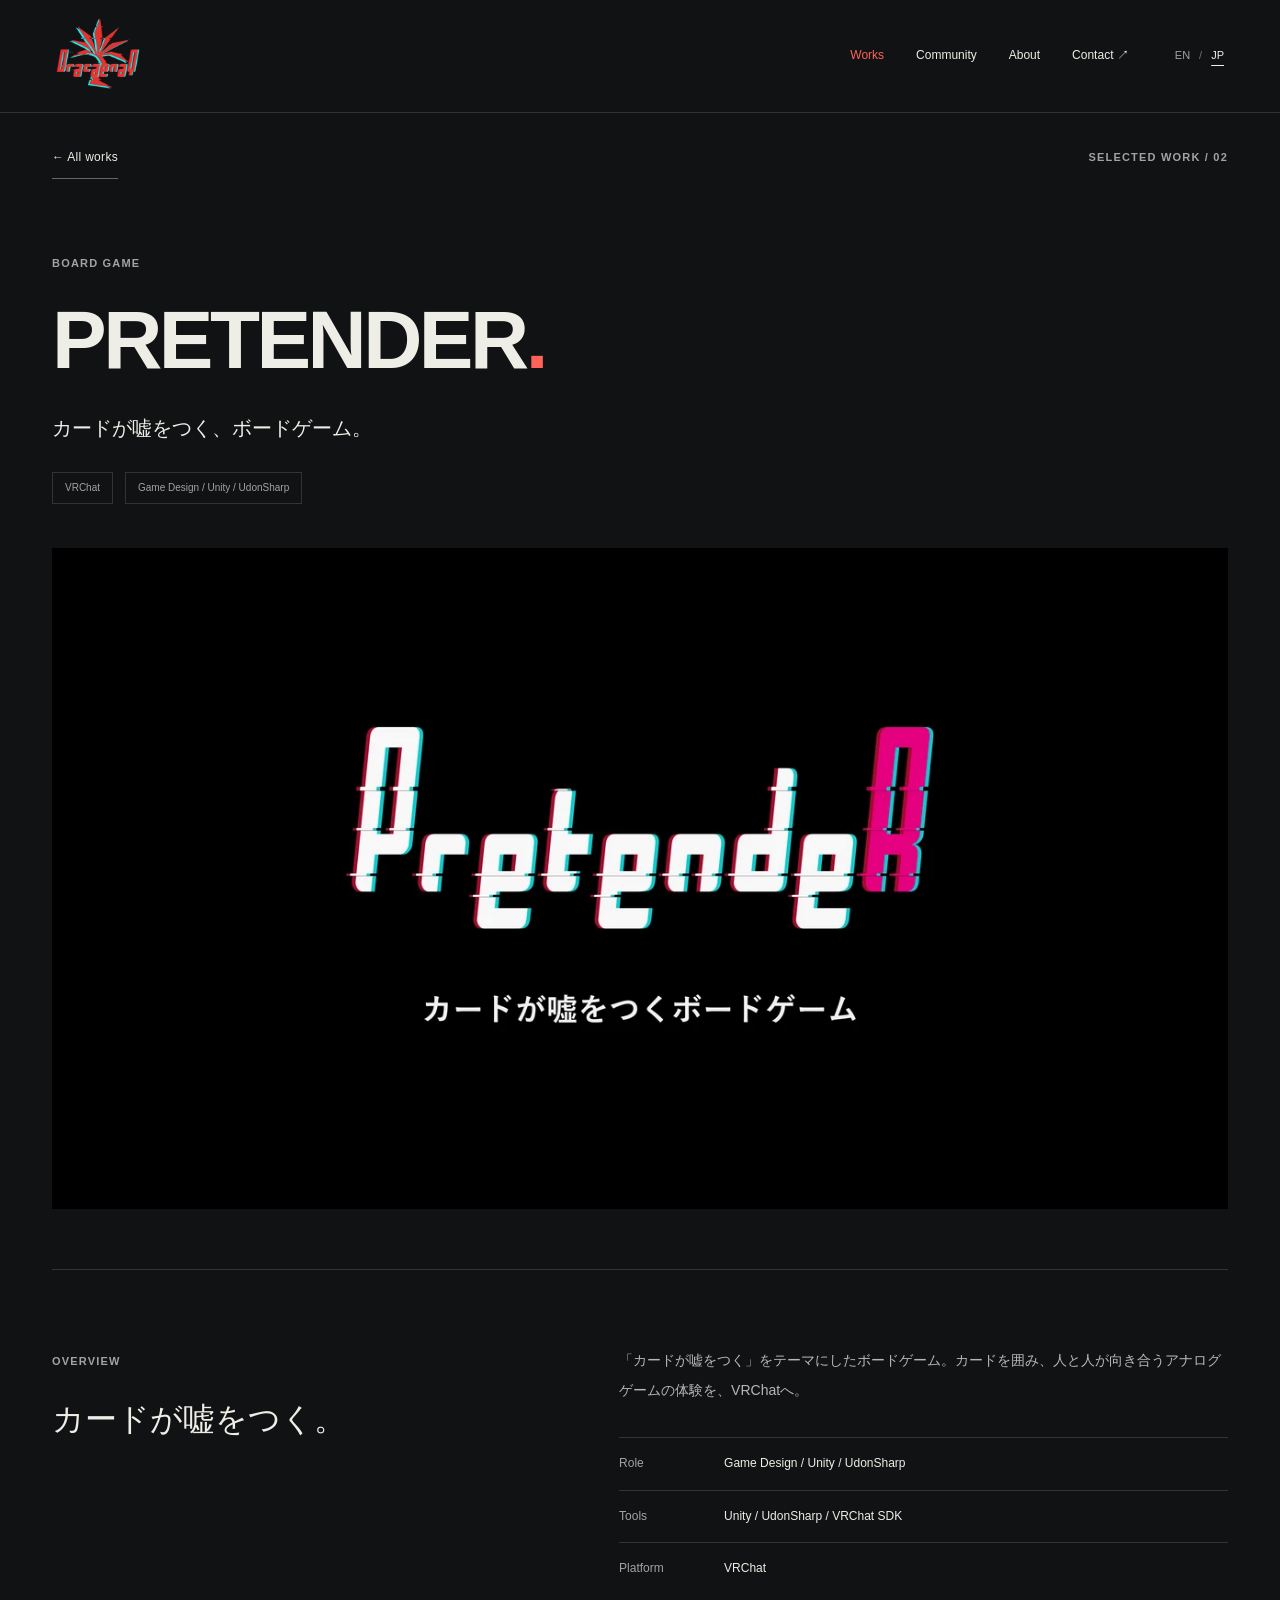
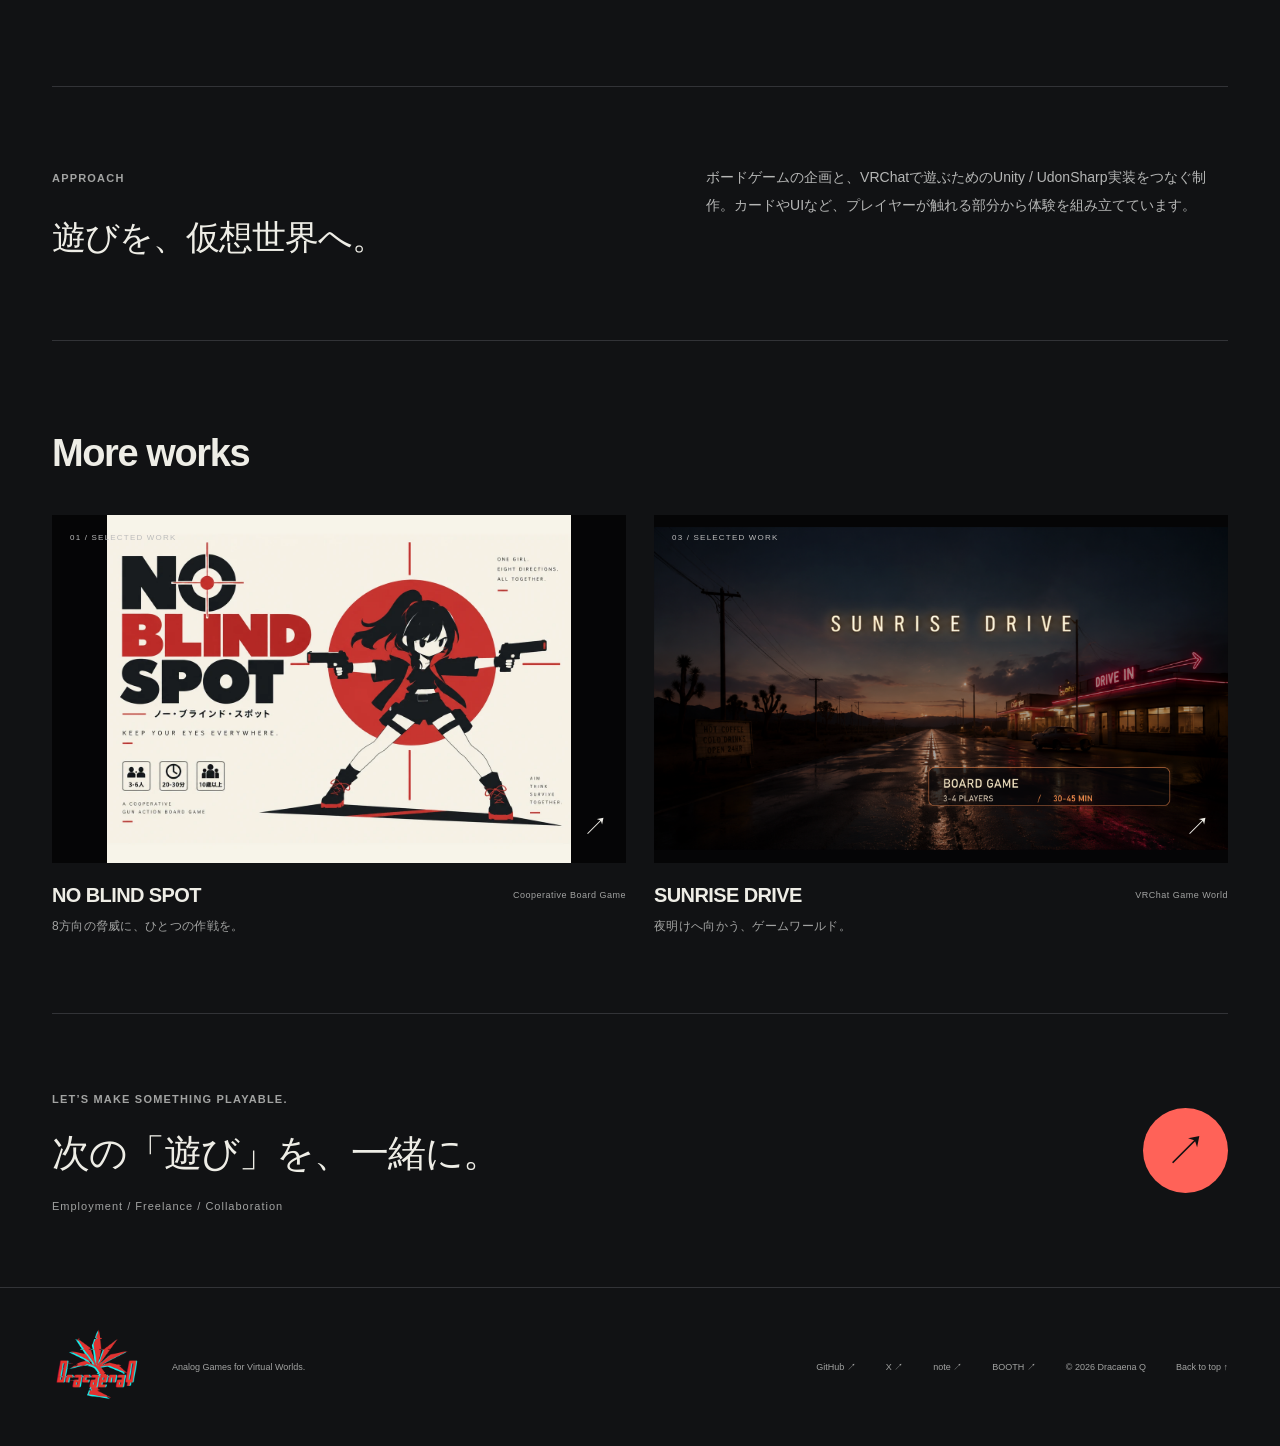
<file: works/pretender/index.html>
<!doctype html><html lang="ja"><head><meta charset="utf-8"><meta name="viewport" content="width=device-width,initial-scale=1"><meta name="theme-color" content="#111214"><meta name="description" content="Dracaena Q / クエイド — VRChatを中心にアナログゲーム・ゲームワールド・インタラクティブコンテンツを企画・制作。"><meta property="og:title" content="PRETENDER | Dracaena Q"><meta property="og:description" content="Analog Games for Virtual Worlds. Game Design / Unity / UdonSharp / VRChat"><meta property="og:type" content="website"><title>PRETENDER | Dracaena Q</title><link rel="icon" href="../../assets/dracaena-q-logo.png" type="image/png"><link rel="stylesheet" href="../../style.css"><script src="../../app.js" defer></script></head><body><a class="skip" href="#main">Skip to content</a><header class="header"><a class="brand" href="../../"><img class="brand-logo" src="../../assets/dracaena-q-logo.png" alt="Dracaena Q" width="500" height="500"></a><nav aria-label="Main navigation"><a aria-current="page" href="../../#works">Works</a><a href="../../#community">Community</a><a  href="../../about/">About</a><a  href="../../contact/">Contact <span aria-hidden="true">↗</span></a></nav><div class="languages" aria-label="Language"><button type="button" data-language="en" aria-pressed="false">EN</button><span>/</span><button type="button" data-language="ja" aria-pressed="true">JP</button></div></header><main id="main"><div class="project-top"><a class="text-link" href="../../#works">← All works</a><span class="eyebrow">SELECTED WORK / 02</span></div><section class="project-heading"><span class="eyebrow">BOARD GAME</span><h1>PRETENDER<span class="red">.</span></h1><p class="large-copy" data-ja="カードが嘘をつく、ボードゲーム。" data-en="A board game where the cards lie.">カードが嘘をつく、ボードゲーム。</p><div class="project-tags"><span>VRChat</span><span>Game Design / Unity / UdonSharp</span></div></section><figure class="project-cover"><img src="../../assets/pretender.webp" alt="PRETENDER" width="1600" height="900"></figure><section class="section project-overview"><div><span class="eyebrow">OVERVIEW</span><h2><span  data-ja="カードが嘘をつく。" data-en="The cards lie.">カードが嘘をつく。</span></h2></div><div><p  data-ja="「カードが嘘をつく」をテーマにしたボードゲーム。カードを囲み、人と人が向き合うアナログゲームの体験を、VRChatへ。" data-en="A board game built around the idea that cards can lie, bringing the face-to-face experience of playing around a table into VRChat.">「カードが嘘をつく」をテーマにしたボードゲーム。カードを囲み、人と人が向き合うアナログゲームの体験を、VRChatへ。</p><dl><div><dt>Role</dt><dd>Game Design / Unity / UdonSharp</dd></div><div><dt>Tools</dt><dd>Unity / UdonSharp / VRChat SDK</dd></div><div><dt>Platform</dt><dd>VRChat</dd></div></dl></div></section><section class="section design-section"><div><span class="eyebrow">APPROACH</span><h2><span  data-ja="遊びを、仮想世界へ。" data-en="Bringing play into virtual worlds.">遊びを、仮想世界へ。</span></h2></div><div><p  data-ja="ボードゲームの企画と、VRChatで遊ぶためのUnity / UdonSharp実装をつなぐ制作。カードやUIなど、プレイヤーが触れる部分から体験を組み立てています。" data-en="Connecting board game design with Unity and UdonSharp implementation for VRChat, building the experience around the cards and interfaces players interact with.">ボードゲームの企画と、VRChatで遊ぶためのUnity / UdonSharp実装をつなぐ制作。カードやUIなど、プレイヤーが触れる部分から体験を組み立てています。</p></div></section><section class="section"><div class="section-title"><h2>More works</h2></div><div class="work-grid"><a class="work-card" href="../../works/no-blind-spot/"><div class="work-image"><img src="../../assets/nbs-cover.webp" alt="NO BLIND SPOT" width="1200" height="900" loading="lazy"><span class="image-index">01 / SELECTED WORK</span><span class="card-arrow" aria-hidden="true">↗</span></div><div class="card-title"><h3>NO BLIND SPOT</h3><span>Cooperative Board Game</span></div><p  data-ja="8方向の脅威に、ひとつの作戦を。" data-en="Eight directions. One shared plan.">8方向の脅威に、ひとつの作戦を。</p></a><a class="work-card" href="../../works/sunrise-drive/"><div class="work-image"><img src="../../assets/sunrise-drive.png" alt="SUNRISE DRIVE" width="1200" height="900" loading="lazy"><span class="image-index">03 / SELECTED WORK</span><span class="card-arrow" aria-hidden="true">↗</span></div><div class="card-title"><h3>SUNRISE DRIVE</h3><span>VRChat Game World</span></div><p  data-ja="夜明けへ向かう、ゲームワールド。" data-en="A game world on the road to dawn.">夜明けへ向かう、ゲームワールド。</p></a></div></section><section class="contact-band"><div><span class="eyebrow">LET’S MAKE SOMETHING PLAYABLE.</span><h2><span  data-ja="次の「遊び」を、一緒に。" data-en="Let’s create the next game.">次の「遊び」を、一緒に。</span></h2><p>Employment / Freelance / Collaboration</p></div><a class="round-link" href="../../contact/" aria-label="Contact">↗</a></section></main><footer><a class="brand" href="../../"><img class="brand-logo" src="../../assets/dracaena-q-logo.png" alt="Dracaena Q" width="500" height="500"></a><p>Analog Games for Virtual Worlds.</p><a href="https://github.com/quaid1124-tech" target="_blank" rel="noopener noreferrer">GitHub ↗</a><a href="https://x.com/QuaidV54636" target="_blank" rel="noopener noreferrer">X ↗</a><a href="https://note.com/quaid698696" target="_blank" rel="noopener noreferrer">note ↗</a><a href="https://quaid.booth.pm/" target="_blank" rel="noopener noreferrer">BOOTH ↗</a><small>© 2026 Dracaena Q</small><a href="#main" class="to-top">Back to top ↑</a></footer></body></html>
</file>
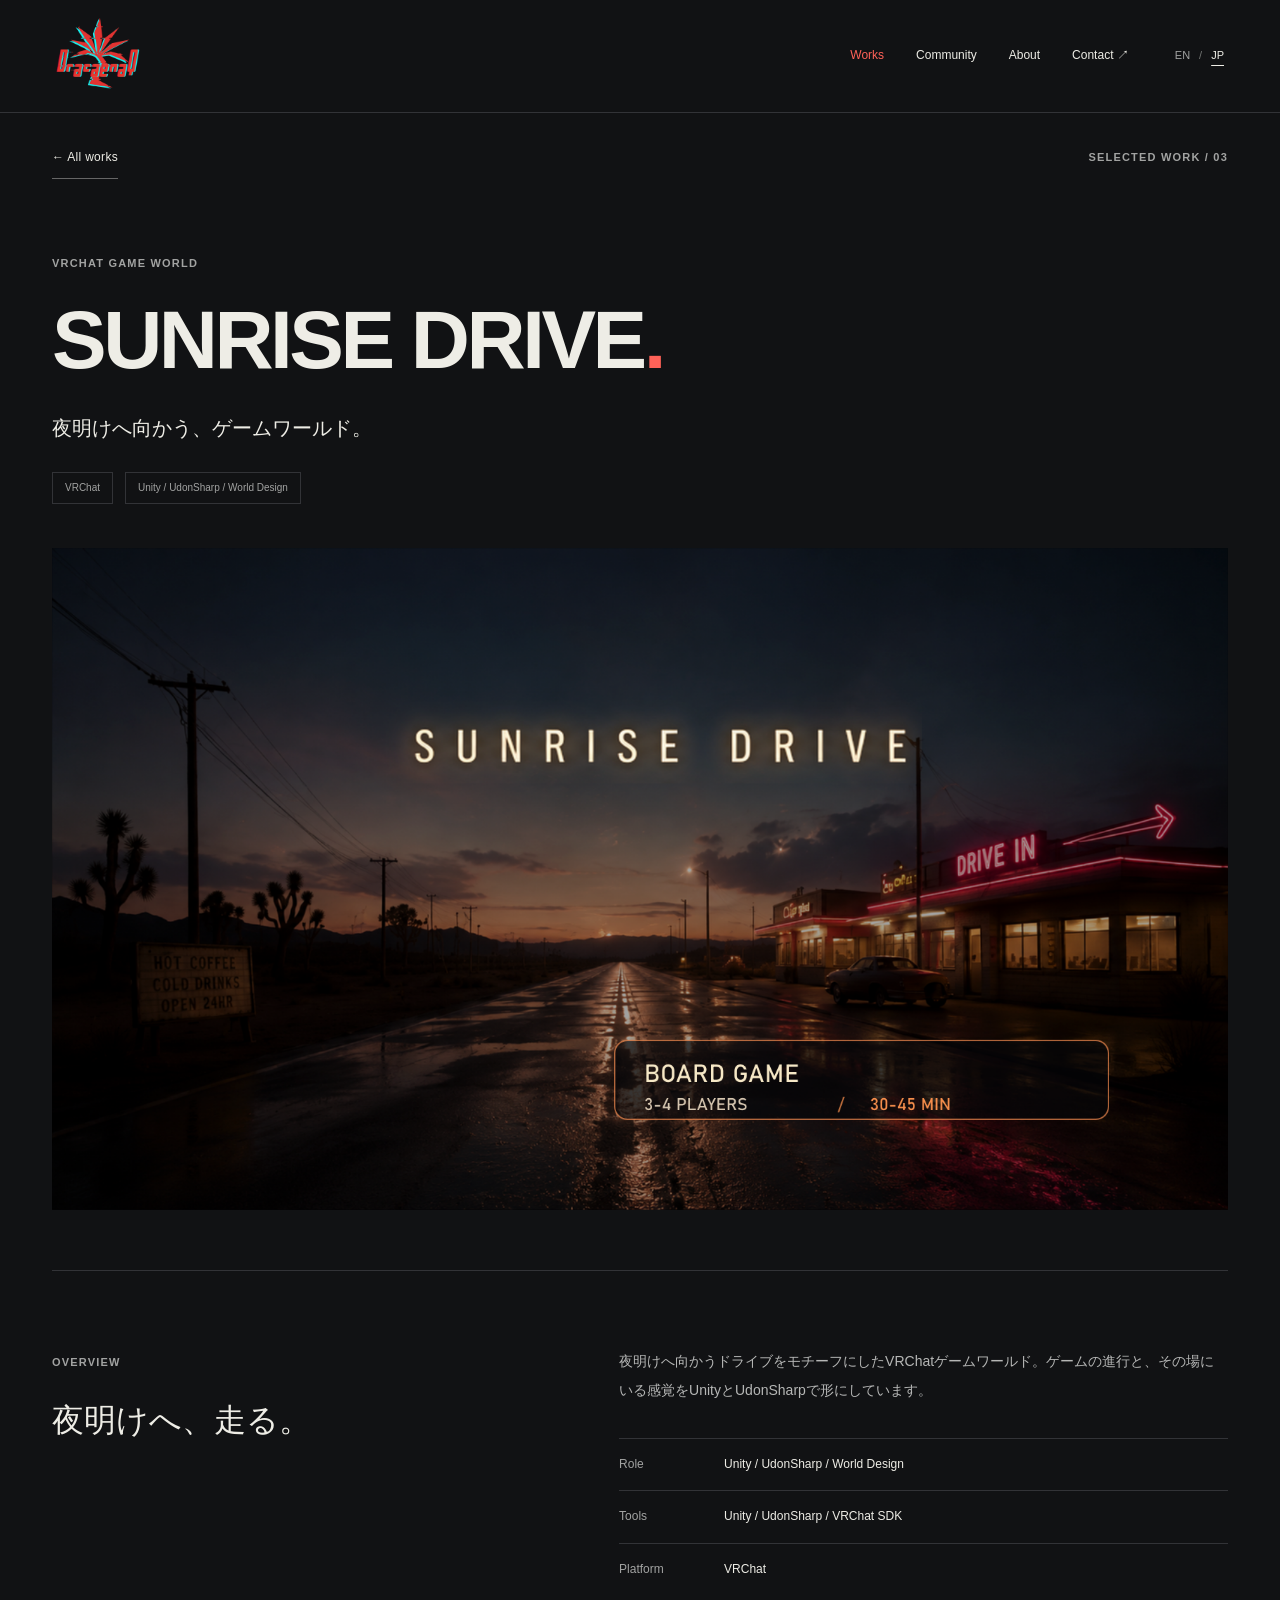
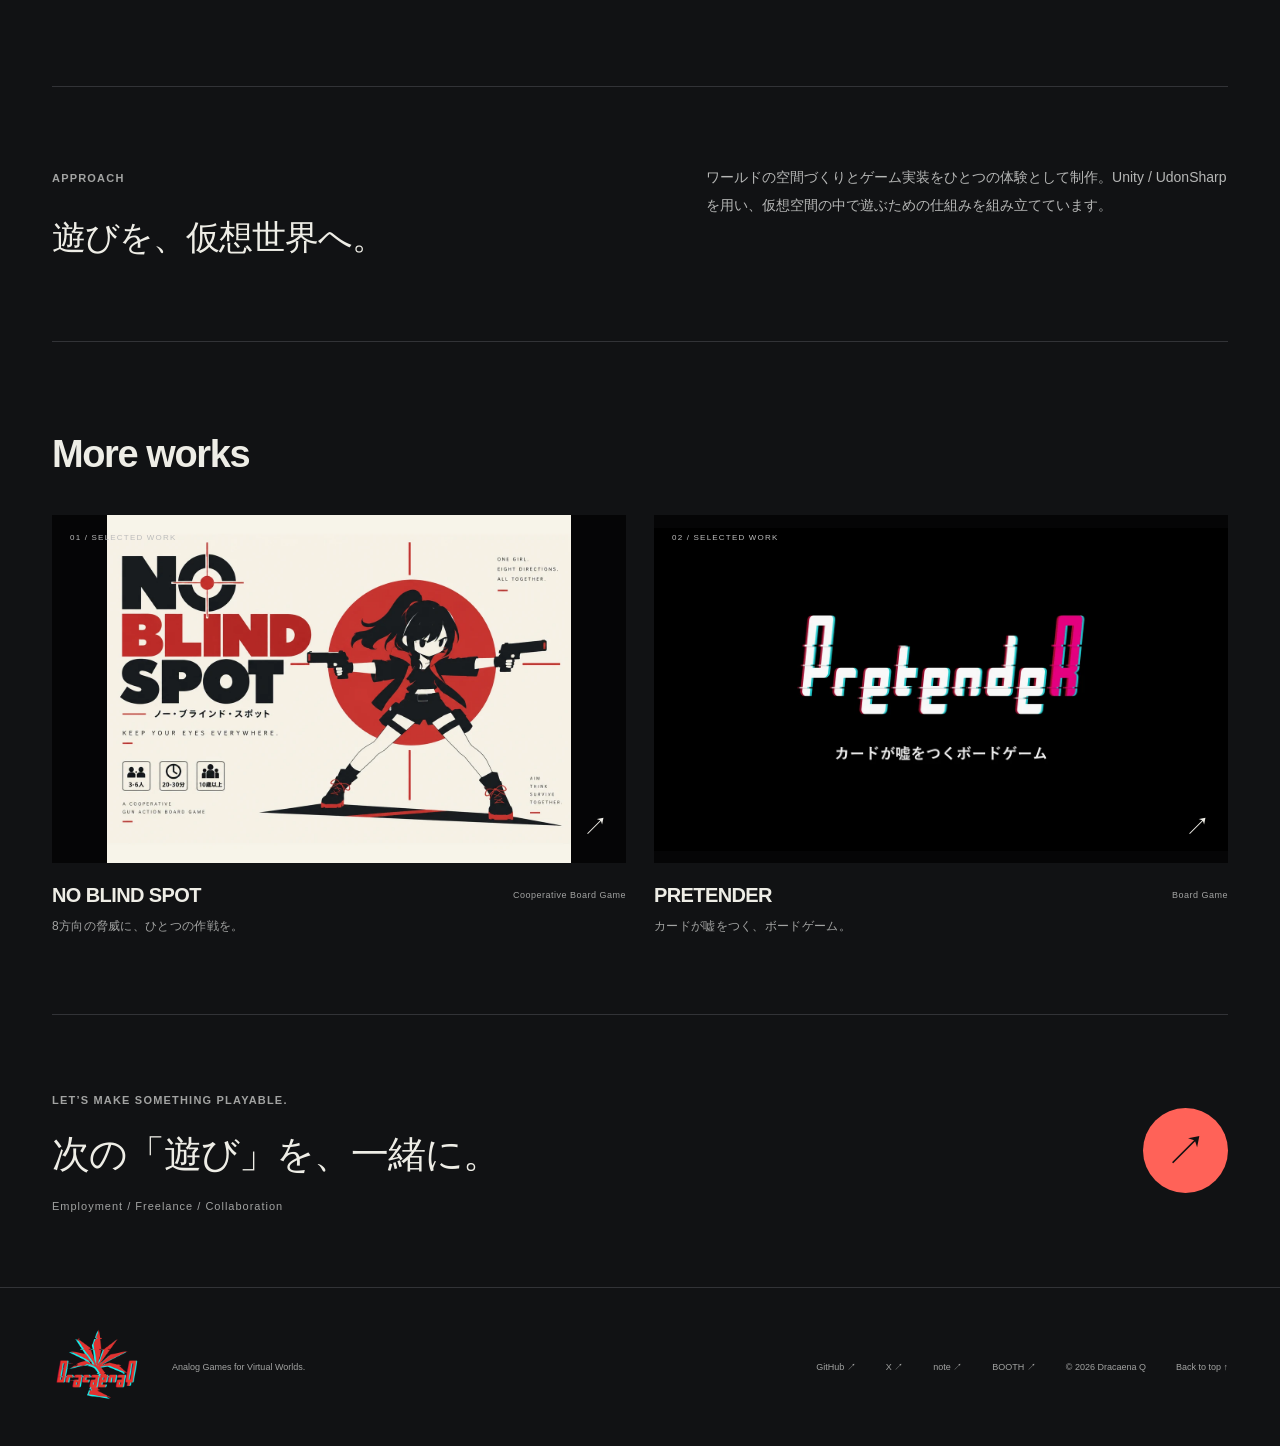
<file: works/sunrise-drive/index.html>
<!doctype html><html lang="ja"><head><meta charset="utf-8"><meta name="viewport" content="width=device-width,initial-scale=1"><meta name="theme-color" content="#111214"><meta name="description" content="Dracaena Q / クエイド — VRChatを中心にアナログゲーム・ゲームワールド・インタラクティブコンテンツを企画・制作。"><meta property="og:title" content="SUNRISE DRIVE | Dracaena Q"><meta property="og:description" content="Analog Games for Virtual Worlds. Game Design / Unity / UdonSharp / VRChat"><meta property="og:type" content="website"><title>SUNRISE DRIVE | Dracaena Q</title><link rel="icon" href="../../assets/dracaena-q-logo.png" type="image/png"><link rel="stylesheet" href="../../style.css"><script src="../../app.js" defer></script></head><body><a class="skip" href="#main">Skip to content</a><header class="header"><a class="brand" href="../../"><img class="brand-logo" src="../../assets/dracaena-q-logo.png" alt="Dracaena Q" width="500" height="500"></a><nav aria-label="Main navigation"><a aria-current="page" href="../../#works">Works</a><a href="../../#community">Community</a><a  href="../../about/">About</a><a  href="../../contact/">Contact <span aria-hidden="true">↗</span></a></nav><div class="languages" aria-label="Language"><button type="button" data-language="en" aria-pressed="false">EN</button><span>/</span><button type="button" data-language="ja" aria-pressed="true">JP</button></div></header><main id="main"><div class="project-top"><a class="text-link" href="../../#works">← All works</a><span class="eyebrow">SELECTED WORK / 03</span></div><section class="project-heading"><span class="eyebrow">VRCHAT GAME WORLD</span><h1>SUNRISE DRIVE<span class="red">.</span></h1><p class="large-copy" data-ja="夜明けへ向かう、ゲームワールド。" data-en="A game world on the road to dawn.">夜明けへ向かう、ゲームワールド。</p><div class="project-tags"><span>VRChat</span><span>Unity / UdonSharp / World Design</span></div></section><figure class="project-cover"><img src="../../assets/sunrise-drive.png" alt="SUNRISE DRIVE" width="1600" height="900"></figure><section class="section project-overview"><div><span class="eyebrow">OVERVIEW</span><h2><span  data-ja="夜明けへ、走る。" data-en="Drive toward the dawn.">夜明けへ、走る。</span></h2></div><div><p  data-ja="夜明けへ向かうドライブをモチーフにしたVRChatゲームワールド。ゲームの進行と、その場にいる感覚をUnityとUdonSharpで形にしています。" data-en="A VRChat game world inspired by a drive toward dawn, bringing game flow and a sense of place together with Unity and UdonSharp.">夜明けへ向かうドライブをモチーフにしたVRChatゲームワールド。ゲームの進行と、その場にいる感覚をUnityとUdonSharpで形にしています。</p><dl><div><dt>Role</dt><dd>Unity / UdonSharp / World Design</dd></div><div><dt>Tools</dt><dd>Unity / UdonSharp / VRChat SDK</dd></div><div><dt>Platform</dt><dd>VRChat</dd></div></dl></div></section><section class="section design-section"><div><span class="eyebrow">APPROACH</span><h2><span  data-ja="遊びを、仮想世界へ。" data-en="Bringing play into virtual worlds.">遊びを、仮想世界へ。</span></h2></div><div><p  data-ja="ワールドの空間づくりとゲーム実装をひとつの体験として制作。Unity / UdonSharpを用い、仮想空間の中で遊ぶための仕組みを組み立てています。" data-en="Building world design and game implementation as one experience, using Unity and UdonSharp to create systems for play in a virtual space.">ワールドの空間づくりとゲーム実装をひとつの体験として制作。Unity / UdonSharpを用い、仮想空間の中で遊ぶための仕組みを組み立てています。</p></div></section><section class="section"><div class="section-title"><h2>More works</h2></div><div class="work-grid"><a class="work-card" href="../../works/no-blind-spot/"><div class="work-image"><img src="../../assets/nbs-cover.webp" alt="NO BLIND SPOT" width="1200" height="900" loading="lazy"><span class="image-index">01 / SELECTED WORK</span><span class="card-arrow" aria-hidden="true">↗</span></div><div class="card-title"><h3>NO BLIND SPOT</h3><span>Cooperative Board Game</span></div><p  data-ja="8方向の脅威に、ひとつの作戦を。" data-en="Eight directions. One shared plan.">8方向の脅威に、ひとつの作戦を。</p></a><a class="work-card" href="../../works/pretender/"><div class="work-image"><img src="../../assets/pretender.webp" alt="PRETENDER" width="1200" height="900" loading="lazy"><span class="image-index">02 / SELECTED WORK</span><span class="card-arrow" aria-hidden="true">↗</span></div><div class="card-title"><h3>PRETENDER</h3><span>Board Game</span></div><p  data-ja="カードが嘘をつく、ボードゲーム。" data-en="A board game where the cards lie.">カードが嘘をつく、ボードゲーム。</p></a></div></section><section class="contact-band"><div><span class="eyebrow">LET’S MAKE SOMETHING PLAYABLE.</span><h2><span  data-ja="次の「遊び」を、一緒に。" data-en="Let’s create the next game.">次の「遊び」を、一緒に。</span></h2><p>Employment / Freelance / Collaboration</p></div><a class="round-link" href="../../contact/" aria-label="Contact">↗</a></section></main><footer><a class="brand" href="../../"><img class="brand-logo" src="../../assets/dracaena-q-logo.png" alt="Dracaena Q" width="500" height="500"></a><p>Analog Games for Virtual Worlds.</p><a href="https://github.com/quaid1124-tech" target="_blank" rel="noopener noreferrer">GitHub ↗</a><a href="https://x.com/QuaidV54636" target="_blank" rel="noopener noreferrer">X ↗</a><a href="https://note.com/quaid698696" target="_blank" rel="noopener noreferrer">note ↗</a><a href="https://quaid.booth.pm/" target="_blank" rel="noopener noreferrer">BOOTH ↗</a><small>© 2026 Dracaena Q</small><a href="#main" class="to-top">Back to top ↑</a></footer></body></html>
</file>
<file: style.css>
@charset "UTF-8";
:root{color-scheme:dark;--bg:#111214;--panel:#191a1d;--text:#eeeDE6;--muted:#a2a3a2;--line:#323337;--red:#ff6258;--max:1344px;font-family:Arial,"Helvetica Neue","Noto Sans JP","Yu Gothic",Meiryo,sans-serif;font-synthesis:none}
*{box-sizing:border-box}html{scroll-behavior:smooth;scroll-padding-top:110px}body{margin:0;background:var(--bg);color:var(--text);font-size:15px;line-height:1.8}a{color:inherit;text-decoration:none}button{font:inherit}button,a{-webkit-tap-highlight-color:transparent}button:focus-visible,a:focus-visible,video:focus-visible{outline:2px solid var(--red);outline-offset:7px}::selection{background:var(--red);color:#111}img{display:block;width:100%;height:auto}h1,h2,h3,h4,p,figure{margin:0}h1,h2,h3,h4{line-height:1.2}p+p{margin-top:18px}main{max-width:var(--max);margin:auto;padding:0 52px}.header{max-width:var(--max);padding:29px 52px;display:flex;align-items:center;gap:42px;margin:auto;border-bottom:1px solid var(--line)}.brand{font-size:15px;font-weight:800;letter-spacing:1.4px;display:flex;align-items:center;gap:14px;white-space:nowrap}.brand-icon{font-size:36px;line-height:1;letter-spacing:-9px;font-weight:900;transform:translateY(-3px);margin-right:9px}.brand-icon span{color:var(--red)}.brand-dot{color:var(--red);font-size:12px;align-self:flex-start}.header nav{display:flex;margin-left:auto;gap:32px;font-size:12px}.header nav a{transition:color .2s}.header nav a:hover,.header nav a[aria-current]{color:var(--red)}.languages{display:flex;align-items:center;font-size:11px;color:#737574;gap:5px}.languages button{border:0;color:#a2a3a2;background:none;padding:9px 4px;cursor:pointer}.languages button[aria-pressed=true]{color:var(--text);text-decoration:underline;text-underline-offset:6px}.skip{position:fixed;top:-100px;left:16px;z-index:9;background:var(--red);color:#111;padding:10px}.skip:focus{top:10px}.eyebrow,.edition,.muted,.image-index,.featured-caption,.hero-right,.featured-overlay>div>p:first-child,.featured-cta,.card-title>span,.work-card>p,.video-caption,figcaption{font-size:11px;letter-spacing:1.2px}.eyebrow{color:var(--muted);font-weight:600}.muted{color:var(--muted)}.red{color:var(--red)}.hero{padding:56px 0 53px}.hero-top{display:flex;align-items:center;justify-content:space-between}.status-dot{display:inline-block;width:6px;height:6px;border-radius:50%;background:var(--red);margin:0 10px 2px 0}.edition{color:#787b7e;font-size:10px}.hero h1{font-size:clamp(52px,7.3vw,98px);font-weight:800;letter-spacing:-5px;line-height:1.09;margin:34px 0 31px;position:relative}.outline{color:var(--text)}.hero .outline,.page-heading .outline{-webkit-text-stroke:1px var(--text);color:transparent}.accent-period{color:var(--red);font-size:.65em;vertical-align:top;line-height:1;margin-left:14px;display:inline-block;transform:rotate(15deg)}.hero-bottom{display:flex;align-items:flex-end;justify-content:space-between;gap:35px}.hero-statement{font-size:16px;font-weight:600;letter-spacing:1px}.hero-description{max-width:540px;font-size:12px;color:var(--muted);margin-top:10px;line-height:1.9}.hero-right{font-size:10px;white-space:nowrap;text-align:right}.hero-right .text-link{margin-top:16px;font-size:12px}.text-link{display:inline-flex;align-items:center;gap:22px;padding:9px 0;border-bottom:1px solid #666;margin-top:22px;font-size:12px;letter-spacing:.3px;transition:color .2s,border-color .2s}.text-link:hover{color:var(--red);border-color:var(--red)}.text-link+.text-link{margin-left:25px}.section{padding:76px 0;border-top:1px solid var(--line)}.selected{padding-top:20px}.section-title{display:flex;justify-content:space-between;gap:24px;align-items:flex-end;margin-bottom:34px}.section-title h2{font-size:38px;letter-spacing:-1.4px;margin-top:14px}.compact{margin-bottom:20px}.compact .muted{font-size:9px}.featured-image{display:block;position:relative;aspect-ratio:1.96;overflow:hidden;background:#242527}.featured-image>img{height:100%;object-fit:cover;transition:transform .7s}.featured-image:hover>img{transform:scale(1.025)}.featured-shade{position:absolute;inset:0;background:linear-gradient(90deg,rgba(0,0,0,.78),rgba(0,0,0,.08) 78%),linear-gradient(0deg,rgba(0,0,0,.65),transparent 65%)}.featured-badges{position:absolute;inset:27px 32px auto;display:flex;justify-content:space-between;font-size:9px;letter-spacing:1.2px}.featured-badges span:first-child{border:1px solid #9a9990;padding:4px 9px}.featured-overlay{position:absolute;inset:auto 36px 35px;display:flex;align-items:flex-end;justify-content:space-between;gap:20px}.featured-overlay>div>p:first-child{font-size:9px;letter-spacing:1.5px;margin-bottom:16px}.featured-overlay h2{font-size:clamp(48px,6.4vw,84px);letter-spacing:-3px;line-height:.91}.featured-overlay h2+p{font-size:12px;margin-top:24px;letter-spacing:.6px}.featured-cta{display:flex;gap:28px;align-items:center;white-space:nowrap;font-size:11px}.featured-cta>span{display:grid;place-items:center;width:48px;height:48px;border-radius:50%;border:1px solid #b6b6b2;font-size:23px}.featured-caption{display:flex;justify-content:space-between;color:var(--muted);padding-top:14px;font-size:9px;letter-spacing:.45px;gap:20px}.work-grid{display:grid;grid-template-columns:1fr 1fr;gap:28px;margin-top:38px}.work-image{position:relative;aspect-ratio:1.65;overflow:hidden;background:#050506}.work-image img{width:100%;height:100%;object-fit:contain;transition:transform .6s}.work-card:hover img{transform:scale(1.035)}.image-index{position:absolute;top:16px;left:18px;font-size:8px;color:#bcbcbc}.card-arrow{position:absolute;right:18px;bottom:14px;font-size:25px}.card-title{display:flex;justify-content:space-between;gap:12px;align-items:center;padding-top:20px}.card-title h3{font-size:20px;letter-spacing:-.6px}.card-title>span{font-size:9px;color:var(--muted);letter-spacing:.5px}.work-card>p{font-size:12px;margin-top:9px;color:var(--muted);letter-spacing:.3px}.design-section{display:grid;grid-template-columns:1.1fr 1fr;gap:80px}.design-section h2{font-size:34px;line-height:1.6;letter-spacing:-1px;margin-top:20px}.design-section>div:nth-child(2)>p{font-size:14px;color:#b6b7b6;line-height:2}.archive-list{display:grid;grid-template-columns:1fr 1fr;column-gap:40px}.archive-item{display:flex;align-items:center;gap:22px;padding:24px 0;border-top:1px solid var(--line)}.archive-number{font-size:10px;color:var(--red)}.archive-item h3{font-size:21px;letter-spacing:-.5px}.archive-item>span:nth-last-child(2){font-size:9px;color:var(--muted);margin-left:auto}.archive-symbol{font-size:16px;color:#5d6060}.worlds-grid{display:grid;grid-template-columns:repeat(3,1fr);gap:20px}.worlds-grid article{padding:25px;background:var(--panel);border-top:2px solid #494a4e}.worlds-grid h3{margin:28px 0 14px;font-size:21px;letter-spacing:-.6px}.worlds-grid p{font-size:10px;color:var(--muted)}.community-section{display:grid;grid-template-columns:1.15fr 1fr;gap:70px;align-items:center}.community-section h2{font-size:38px;margin:23px 0}.large-copy{font-size:20px;line-height:1.7}.community-section .large-copy{font-size:20px;margin-bottom:20px}.community-section p:not(.large-copy){font-size:13px;color:var(--muted);line-height:2}.community-tags{display:flex;flex-wrap:wrap;gap:8px;margin-top:28px}.community-tags span{font-size:9px;border:1px solid var(--line);padding:7px 10px;color:#c0c1be}.community-art{height:340px;position:relative;overflow:hidden;display:grid;place-items:center}.orbit{position:absolute;width:310px;height:185px;border:1px solid #5e3e3d;border-radius:50%;transform:rotate(-30deg)}.orbit-two{transform:rotate(30deg)}.orbit-three{transform:rotate(90deg)}.community-center{font-weight:800;font-size:42px;letter-spacing:-1.7px;text-align:center;line-height:.97;z-index:1}.community-center>span{display:block;font-size:10px;letter-spacing:3px;font-weight:400;margin-top:20px}.orbit-dot{position:absolute;width:15px;height:15px;background:var(--red);border-radius:50%}.d1{top:35px;left:48%}.d2{bottom:70px;left:14%}.d3{bottom:70px;right:14%}.notes-section{display:grid;grid-template-columns:1fr 1fr;gap:65px}.notes-copy h3{font-size:22px}.notes-copy p{font-size:13px;color:var(--muted);margin-top:20px}.skills-grid{display:grid;grid-template-columns:repeat(4,1fr);gap:30px}.skills-grid h3{font-size:19px;margin-bottom:18px}.skills-grid p{color:var(--muted);font-size:12px;line-height:1.9}.skills-grid .skill-tools{min-height:65px;font-size:11px;color:#deded8}.about-preview{display:grid;grid-template-columns:.65fr 1.5fr;gap:50px}.about-preview h2{font-size:32px;letter-spacing:-1px}.about-preview h2 .muted{font-size:inherit}.about-preview p{font-size:14px;color:var(--muted);margin-top:25px;max-width:680px}.contact-band{border-top:1px solid var(--line);padding:70px 0;display:flex;align-items:center;justify-content:space-between;gap:30px}.contact-band h2{font-size:38px;margin:20px 0;letter-spacing:-1px}.contact-band p{font-size:11px;color:var(--muted);letter-spacing:1px}.round-link{display:grid;place-items:center;width:85px;height:85px;background:var(--red);color:#111;border-radius:50%;font-size:42px;flex:none;transition:transform .2s}.round-link:hover{transform:rotate(45deg)}footer{border-top:1px solid var(--line);max-width:var(--max);margin:auto;padding:34px 52px;display:flex;align-items:center;gap:30px}footer p,footer a:not(.brand),footer small{font-size:9px;color:var(--muted)}footer .brand{font-size:11px;letter-spacing:1px}footer>p{margin-right:auto}footer .to-top{white-space:nowrap}.project-top{display:flex;justify-content:space-between;align-items:center;padding:25px 0}.project-top .text-link{margin:0}.project-heading{padding:44px 0}.project-heading h1{font-size:clamp(40px,6.4vw,85px);letter-spacing:-3.5px;margin:16px 0 22px}.project-tags{display:flex;flex-wrap:wrap;gap:12px;margin-top:27px}.project-tags span{font-size:10px;color:var(--muted);padding:6px 12px;border:1px solid var(--line)}.project-cover{background:#050506}.project-cover img{max-height:680px;object-fit:contain}.project-overview{display:grid;grid-template-columns:1fr 1.25fr;gap:80px;margin-top:60px}.project-overview h2{font-size:32px;line-height:1.5;margin-top:22px}.project-overview p{color:#b6b7b6;font-size:14px;line-height:2.1}dl{margin-top:32px}dl>div{display:grid;grid-template-columns:85px 1fr;gap:20px;padding:15px 0;border-top:1px solid var(--line);font-size:12px}dt{color:var(--muted)}dd{margin:0}.video-section video{display:block;width:100%;background:#000;max-height:700px}.video-caption{font-size:11px;color:var(--muted);padding-top:15px}.process-grid{display:grid;grid-template-columns:repeat(3,1fr);gap:25px}.process-grid article{background:var(--panel);padding:30px}.process-number{font-size:12px;color:var(--red)}.process-grid h3{font-size:28px;margin-top:30px}.process-grid h4{font-size:16px;line-height:1.6;margin-top:28px}.process-grid p{font-size:12px;line-height:2;color:var(--muted);margin-top:17px}.mechanic{display:flex;align-items:center;justify-content:space-between;margin-top:30px;border-top:1px solid var(--line);padding-top:22px}.mechanic>span{font-size:42px;line-height:1.3;font-weight:700}.mechanic small{display:block;font-size:9px;color:var(--muted);letter-spacing:1px}.mechanic b{color:var(--red);font-size:24px}.concept-art{max-width:800px;margin:0 auto 70px}.concept-art figcaption{margin-top:15px;color:var(--muted);font-size:11px;letter-spacing:.2px}.page-heading{padding:75px 0 65px}.page-heading h1{font-size:clamp(42px,6.5vw,88px);letter-spacing:-4px;line-height:1.1;margin-top:25px}.about-body{display:grid;grid-template-columns:1fr 1.5fr;gap:80px;align-items:center}.identity-mark{font-size:160px;font-weight:900;line-height:1;letter-spacing:-35px;text-align:center}.identity-mark>span{color:var(--red)}.identity-mark small{display:block;font-size:10px;letter-spacing:5px;line-height:3;margin-top:25px}.about-body h2{font-size:30px;margin:20px 0 28px}.about-body p{font-size:14px;line-height:2;color:var(--muted)}.contact-page{display:grid;grid-template-columns:1.15fr 1fr;gap:70px;min-height:460px}.contact-page h2{font-size:30px;margin-bottom:22px}.contact-page p{font-size:13px;color:var(--muted);line-height:2}.contact-options{display:flex;flex-direction:column;gap:10px;margin-top:30px;font-size:12px}.contact-panel{padding:35px;background:var(--panel);align-self:start;border-top:2px solid var(--red)}.contact-panel h3{font-size:22px;margin:23px 0 18px}
@media(min-width:1600px){main,.header,footer{max-width:1450px}.hero h1{font-size:108px}}
@media(max-width:1000px){main{padding:0 30px}.header,footer{padding:25px 30px}.header{gap:25px}.header nav{gap:20px}.hero h1{letter-spacing:-3px}.hero-bottom{align-items:flex-start}.hero-description{max-width:420px}.hero-right{font-size:8px;white-space:normal;max-width:220px}.design-section,.community-section,.project-overview,.about-body,.contact-page{gap:40px}.skills-grid{grid-template-columns:1fr 1fr}.skills-grid .skill-tools{min-height:0}.community-art{transform:scale(.9)}.worlds-grid{gap:12px}.worlds-grid article{padding:20px}.worlds-grid h3{font-size:18px}.process-grid article{padding:22px}.process-grid h4{font-size:14px}.card-title{align-items:flex-start;flex-direction:column;gap:8px}footer{flex-wrap:wrap}.about-preview{grid-template-columns:.5fr 1.5fr}}
@media(max-width:700px){html{scroll-padding-top:24px}main{padding:0 20px}.header{padding:20px;gap:15px;flex-wrap:wrap}.brand{font-size:12px;gap:10px}.brand-icon{font-size:30px}.header nav{order:3;width:100%;margin:10px 0 0;justify-content:space-between;font-size:11px;gap:10px}.languages{margin-left:auto}.hero{padding:35px 0 36px}.edition{display:none}.eyebrow{font-size:9px}.hero h1{font-size:clamp(36px,9.2vw,64px);letter-spacing:-1.8px;line-height:1.15;margin:28px 0}.accent-period{margin-left:5px}.hero-bottom{display:block}.hero-statement{font-size:14px}.hero-description{font-size:11px;max-width:100%}.hero-right{max-width:none;text-align:left;font-size:9px;margin-top:20px;display:flex;align-items:center;justify-content:space-between;gap:15px}.hero-right .text-link{margin:0;font-size:10px;white-space:nowrap}.section{padding:48px 0}.selected{padding-top:18px}.compact .muted{font-size:7px;letter-spacing:.5px}.featured-image{aspect-ratio:1.08}.featured-image>img{object-position:58% center}.featured-badges{inset:17px 18px auto;font-size:8px}.featured-overlay{inset:auto 20px 24px}.featured-overlay h2{font-size:58px;letter-spacing:-2px}.featured-overlay>div>p:first-child{font-size:7px;letter-spacing:.7px;max-width:190px}.featured-overlay h2+p{font-size:10px;margin-top:18px}.featured-cta{font-size:0;gap:0}.featured-cta>span{width:36px;height:36px;font-size:20px}.featured-caption{flex-direction:column;gap:4px;font-size:8px}.work-grid{grid-template-columns:1fr;gap:32px;margin-top:30px}.card-title{flex-direction:row;align-items:center}.card-title h3{font-size:21px}.card-title>span{font-size:8px}.work-card>p{font-size:11px}.section-title h2{font-size:31px}.section-title{margin-bottom:25px}.design-section,.community-section,.notes-section,.about-preview,.project-overview,.about-body,.contact-page{grid-template-columns:1fr;gap:28px}.design-section h2{font-size:28px;line-height:1.5}.design-section>div:nth-child(2)>p{font-size:13px}.archive-list{grid-template-columns:1fr}.archive-item{padding:20px 0}.archive-item h3{font-size:20px}.worlds-grid{grid-template-columns:1fr}.worlds-grid h3{margin:17px 0 12px;font-size:24px}.worlds-grid .text-link{margin-top:12px}.community-section h2{font-size:30px}.community-art{height:300px;transform:none}.community-center{font-size:38px}.orbit{width:280px;height:170px}.community-tags span{font-size:8px}.notes-section .section-title{margin-bottom:0}.skills-grid{gap:30px 20px}.skills-grid h3{font-size:17px}.skills-grid p{font-size:11px}.skills-grid .skill-tools{font-size:10px}.about-preview h2{font-size:26px}.contact-band{padding:46px 0;gap:12px}.contact-band h2{font-size:24px;line-height:1.5;margin:12px 0}.contact-band .eyebrow{font-size:8px}.contact-band p{font-size:9px;letter-spacing:.4px}.round-link{width:52px;height:52px;font-size:28px}footer{padding:25px 20px;gap:18px;display:grid;grid-template-columns:1fr auto}footer p{grid-column:1/-1;grid-row:2}footer small{grid-column:1}footer .to-top{grid-column:2;grid-row:3}footer>.brand{font-size:10px}.project-top{padding-top:16px}.project-top .eyebrow{font-size:8px}.project-heading{padding:27px 0}.project-heading h1{font-size:40px;letter-spacing:-1.5px}.project-heading .large-copy{font-size:17px}.project-tags{gap:8px}.project-tags span{font-size:8px;padding:5px 8px}.project-overview{margin-top:30px}.project-overview h2{font-size:28px}.project-overview p{font-size:13px}.video-section .section-title{align-items:start;flex-direction:column;gap:12px}.video-section h2{font-size:27px}.video-section .muted{font-size:8px}.process-grid{grid-template-columns:1fr}.process-grid article{padding:26px}.process-grid h3{margin-top:15px}.process-grid h4{font-size:16px;margin-top:22px}.concept-art{margin-bottom:40px}.page-heading{padding:45px 0}.page-heading h1{font-size:43px;letter-spacing:-2px;overflow-wrap:anywhere}.identity-mark{font-size:120px;letter-spacing:-26px;padding:15px 0 30px}.contact-page h2{font-size:26px}.contact-panel{padding:25px}.about-body h2{font-size:25px}}
@media(max-width:700px){.accent-period{display:none}.featured-overlay{display:block}.featured-cta{position:absolute;bottom:0;right:0}.featured-overlay h2{font-size:56px}.featured-overlay h2+p{padding-right:35px}}
.header{padding-top:10px;padding-bottom:10px}.brand-logo{display:block;width:92px;height:92px;object-fit:contain}footer .brand-logo{width:90px;height:90px}.identity-mark{padding:0;letter-spacing:normal;font-size:inherit}.identity-mark img{max-width:360px;margin:auto;height:auto}
@media(max-width:700px){.header{padding-top:8px;padding-bottom:16px}.header .brand-logo{width:78px;height:78px}.header nav{margin-top:0}.identity-mark img{max-width:260px}.identity-mark{padding:0}footer .brand-logo{width:80px;height:80px}}
.community-logo{display:block;max-width:360px;width:100%;margin:auto}.community-logo img{width:100%;height:auto}.profile-links{display:flex;flex-wrap:wrap;gap:8px 24px}.profile-links .text-link{margin-left:0}footer{flex-wrap:wrap}.contact-panel .text-link{margin-right:20px;margin-left:0}
@media(max-width:700px){.community-logo{max-width:280px}footer{display:flex;gap:18px}footer>p{flex-basis:100%;order:1}footer>small{flex-basis:60%;order:2}footer .to-top{order:3}}
@media(prefers-reduced-motion:reduce){html{scroll-behavior:auto}*,*::before,*::after{transition:none!important;animation:none!important}}
</file>
